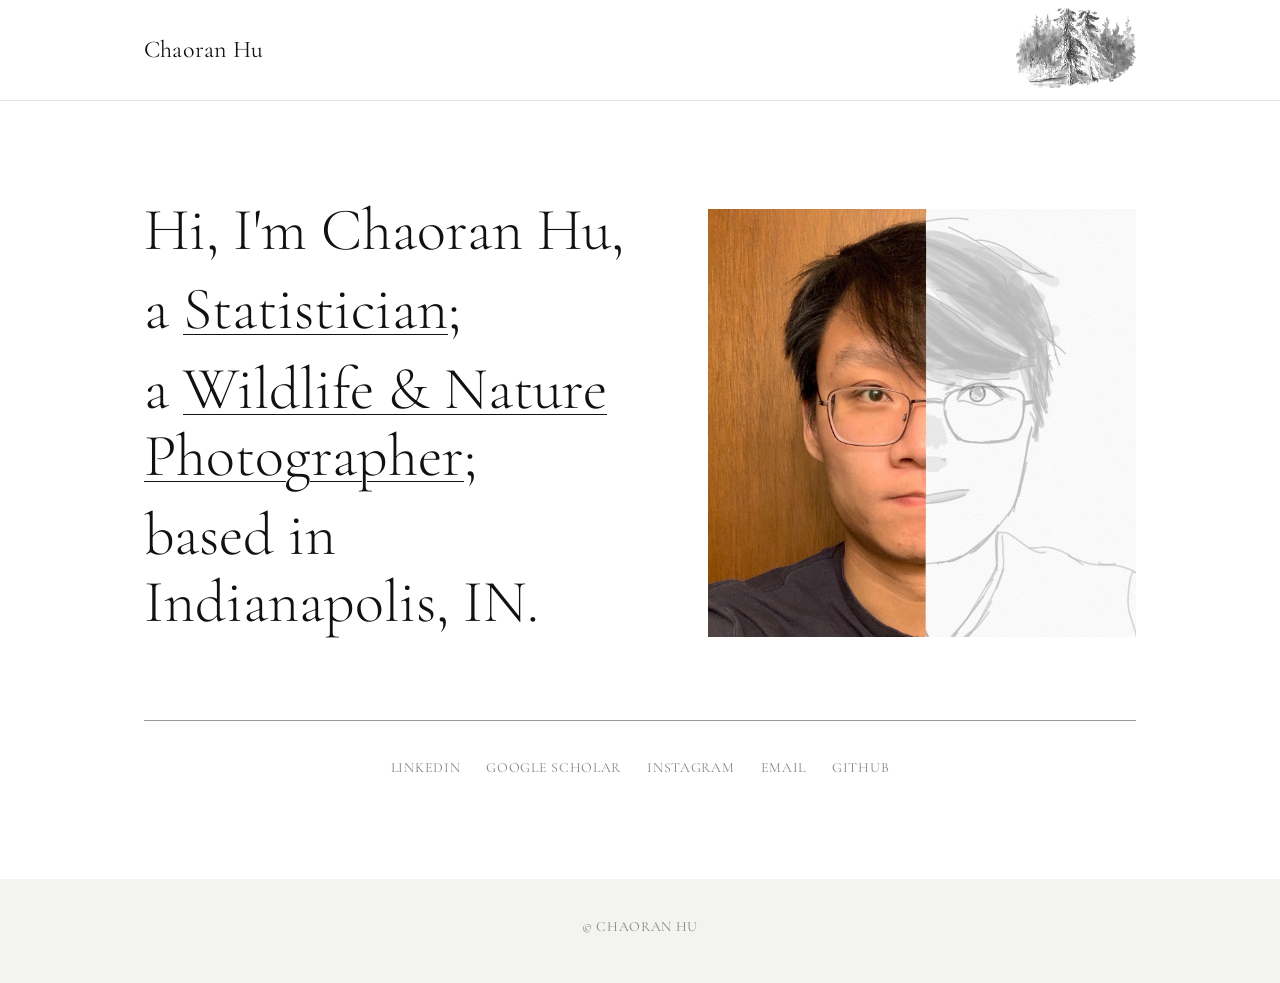
<file: index.html>
<!DOCTYPE html>
<html lang="en">
<head>
  <meta charset="utf-8">
  <meta name="viewport" content="width=device-width, initial-scale=1">
  <title>Chaoran Hu</title>
  <meta property="og:title" content="Chaoran Hu">
  <meta property="og:type" content="website">
  <link rel="icon" href="favicon.ico?v=2" sizes="any">
  <link rel="icon" href="assets/img/icons/favicon.svg?v=2" type="image/svg+xml">
  <link rel="icon" href="assets/img/icons/favicon-32.png?v=2" sizes="32x32" type="image/png">
  <link rel="apple-touch-icon" href="assets/img/icons/apple-touch-icon.png?v=2">
  <link rel="preconnect" href="https://fonts.googleapis.com">
  <link rel="preconnect" href="https://fonts.gstatic.com" crossorigin>
  <link href="https://fonts.googleapis.com/css2?family=Cormorant+Garamond:ital,wght@0,300;0,400;0,500;0,600;1,300;1,400&display=swap" rel="stylesheet">
  <link rel="stylesheet" href="assets/css/style.css?v=28">
</head>
<body>
  <header class="site-header">
    <div class="inner">
      <a class="site-title" href="">Chaoran Hu</a>
      <a class="logo-pines" href="" aria-hidden="true" tabindex="-1"></a>
    </div>
  </header>
  <main class="home">
    <div class="intro">
      <h1>Hi, I'm Chaoran Hu,</h1>
      <h1>a <a href="statistician/">Statistician</a>;</h1>
      <h1>a <a href="photographer/">Wildlife &amp; Nature Photographer</a>;</h1>
      <h1>based in Indianapolis, IN.</h1>
    </div>
    <div class="portrait">
      <img src="assets/img/portrait.jpg" alt="Portrait of Chaoran Hu, half photo and half pencil sketch" width="1280" height="1280">
    </div>
    <ul class="social">
      <li><a href="https://www.linkedin.com/in/chaoranhu/">LinkedIn</a></li>
      <li><a href="https://scholar.google.com/citations?user=UGHvVwIAAAAJ&amp;hl=en">Google Scholar</a></li>
      <li><a href="https://www.instagram.com/chaoran_hu/">Instagram</a></li>
      <li><a href="mailto:huchaoran.stat@gmail.com">Email</a></li>
      <li><a href="https://github.com/ChaoranHu">GitHub</a></li>
    </ul>
  </main>
  <footer class="site-footer">&copy; Chaoran Hu</footer>
  <script src="assets/js/visitors.js?v=9"></script>
</body>
</html>
</file>
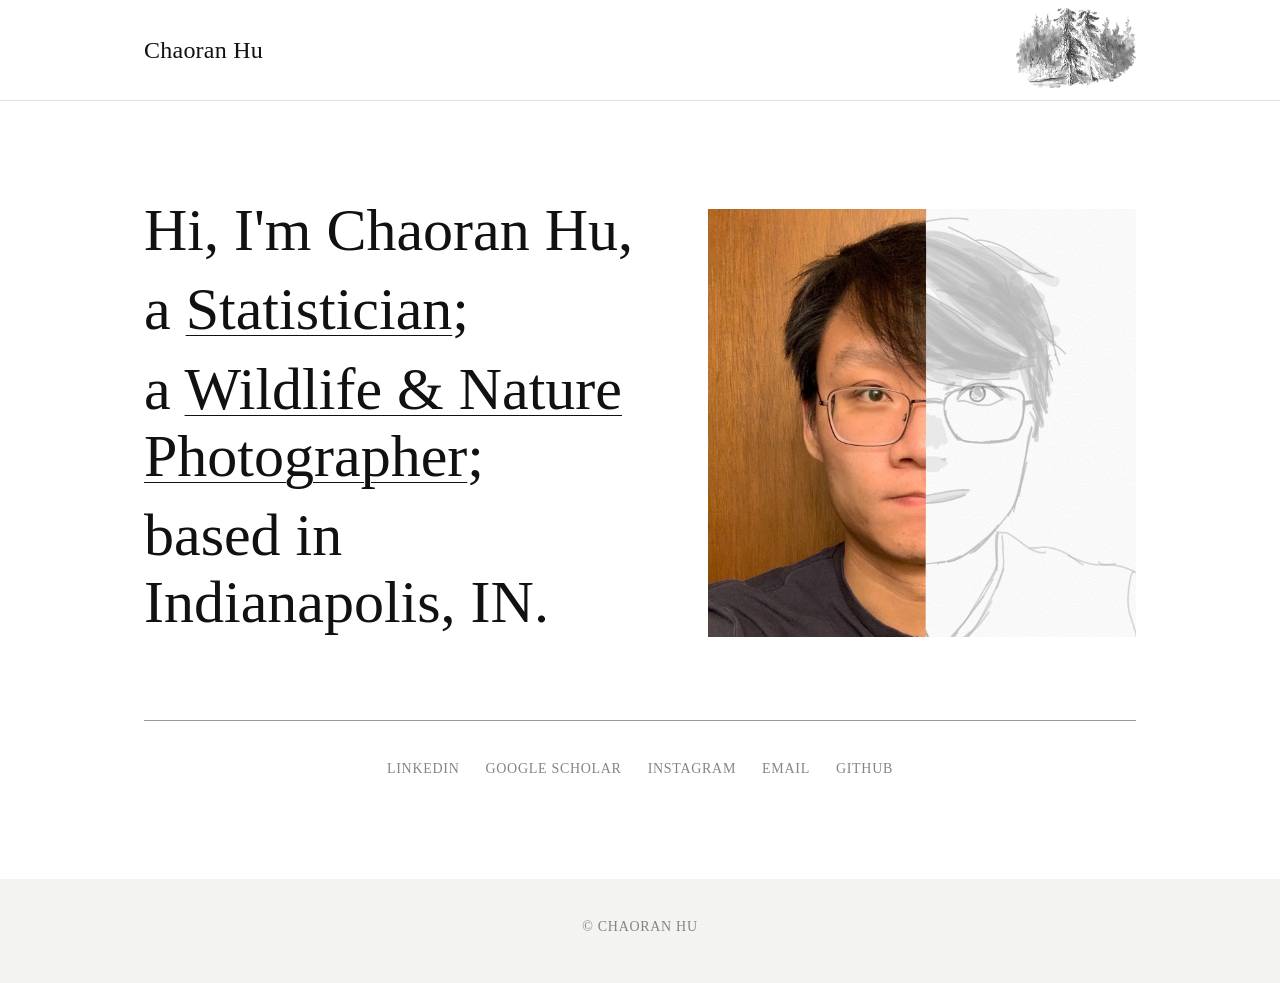
<file: home/index.html>
<!DOCTYPE html>
<html lang="en">
<head>
  <meta charset="utf-8">
  <title>Chaoran Hu</title>
  <link rel="canonical" href="../">
  <meta http-equiv="refresh" content="0; url=../">
  <link rel="icon" href="../favicon.ico?v=2" sizes="any">
  <link rel="icon" href="../assets/img/icons/favicon.svg?v=2" type="image/svg+xml">
  <link rel="icon" href="../assets/img/icons/favicon-32.png?v=2" sizes="32x32" type="image/png">
  <link rel="apple-touch-icon" href="../assets/img/icons/apple-touch-icon.png?v=2">
</head>
<body><p>Moved to <a href="../">the home page</a>.</p></body>
</html>
</file>
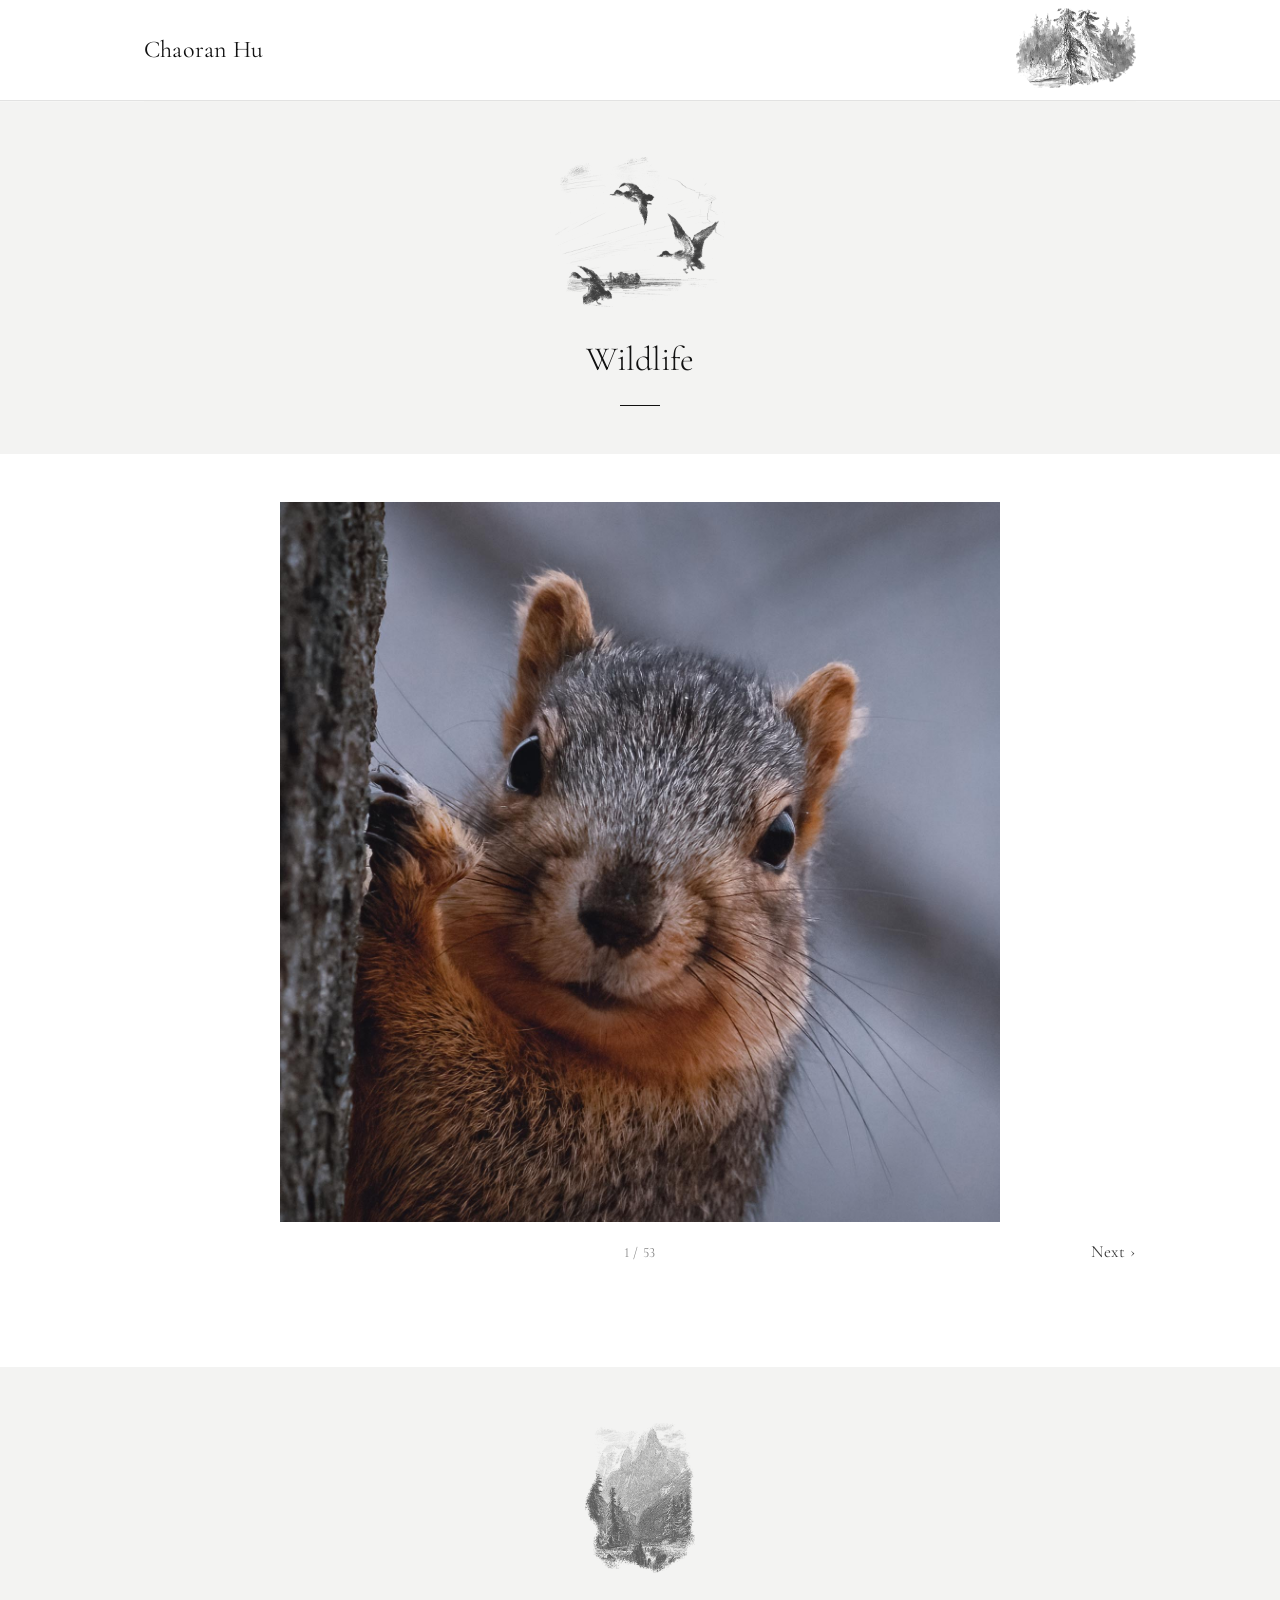
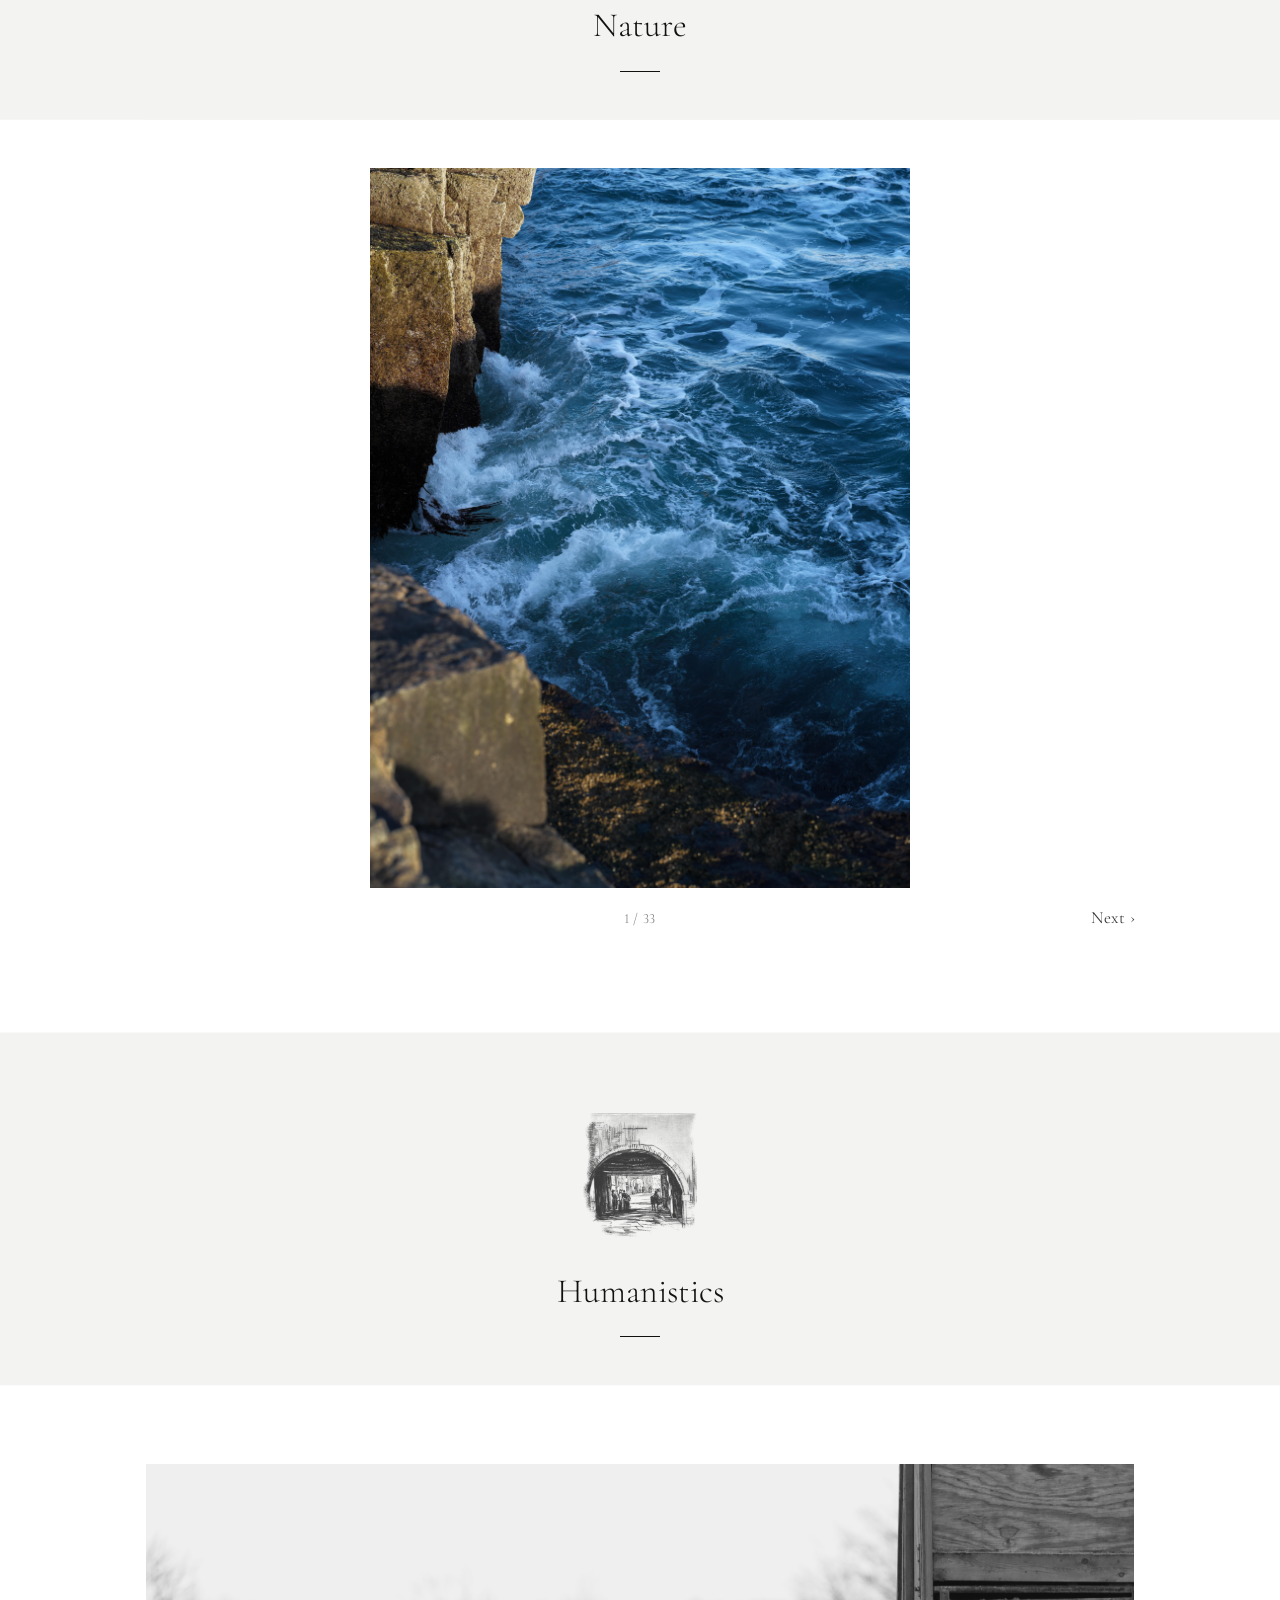
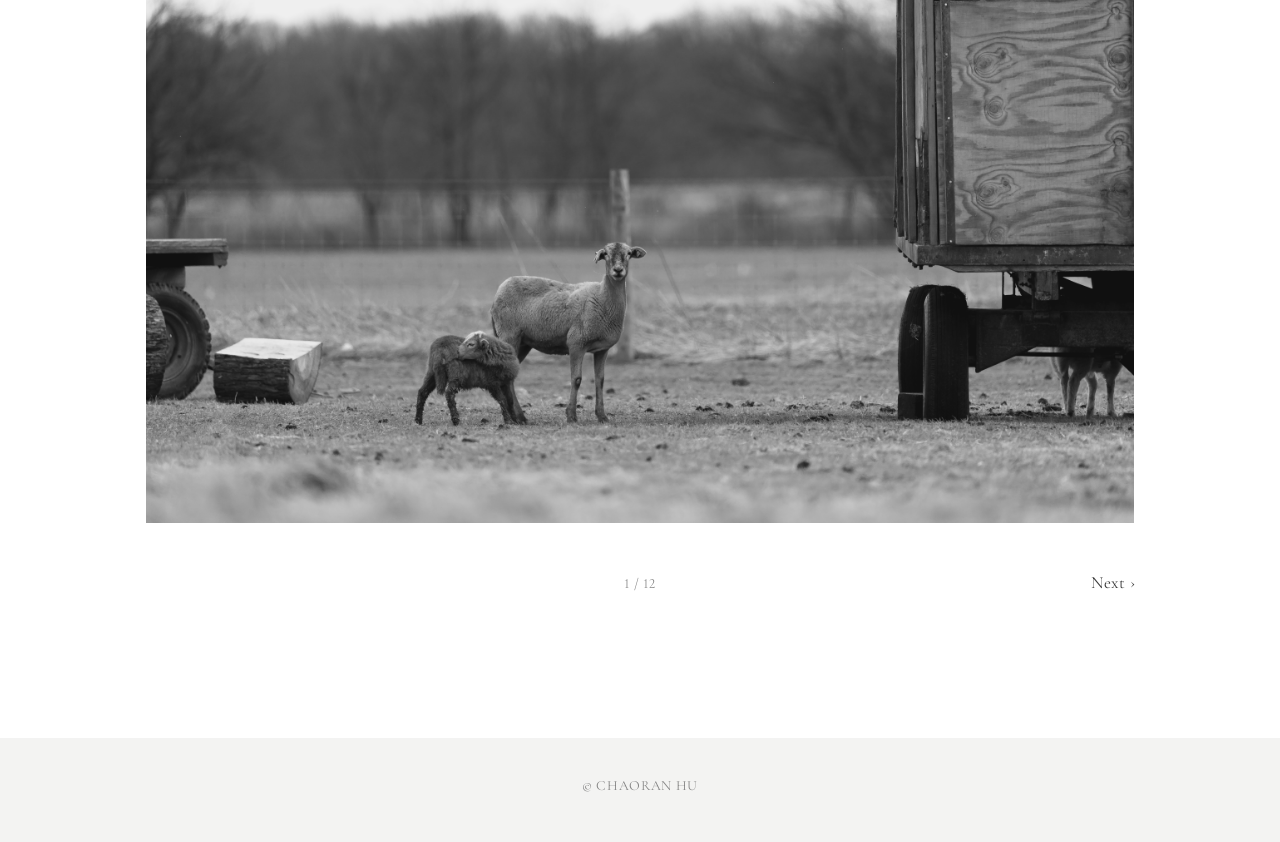
<file: photographer/index.html>
<!DOCTYPE html>
<html lang="en">
<head>
  <meta charset="utf-8">
  <meta name="viewport" content="width=device-width, initial-scale=1">
  <title>Chaoran Hu - Photographer</title>
  <meta property="og:title" content="Chaoran Hu">
  <meta property="og:type" content="website">
  <link rel="icon" href="../favicon.ico?v=2" sizes="any">
  <link rel="icon" href="../assets/img/icons/favicon.svg?v=2" type="image/svg+xml">
  <link rel="icon" href="../assets/img/icons/favicon-32.png?v=2" sizes="32x32" type="image/png">
  <link rel="apple-touch-icon" href="../assets/img/icons/apple-touch-icon.png?v=2">
  <link rel="preconnect" href="https://fonts.googleapis.com">
  <link rel="preconnect" href="https://fonts.gstatic.com" crossorigin>
  <link href="https://fonts.googleapis.com/css2?family=Cormorant+Garamond:ital,wght@0,300;0,400;0,500;0,600;1,300;1,400&display=swap" rel="stylesheet">
  <link rel="stylesheet" href="../assets/css/style.css?v=28">
</head>
<body>
  <header class="site-header">
    <div class="inner">
      <a class="site-title" href="../">Chaoran Hu</a>
      <a class="logo-pines" href="../" aria-hidden="true" tabindex="-1"></a>
    </div>
  </header>
  <main class="page wide">
    <div class="section-head">
      <span class="ornament ornament-birds" aria-hidden="true"></span>
      <h2>Wildlife</h2>
    </div>
    <div class="carousel" aria-label="Wildlife photos">
      <div class="track" tabindex="0">
        <figure><img src="../assets/img/wildlife/41.jpg" alt="Fox squirrel peeking around a tree" loading="lazy"></figure>
        <figure><img src="../assets/img/wildlife/01.jpg" alt="Canada geese standing on a branch in blue water" loading="lazy"></figure>
        <figure><img src="../assets/img/wildlife/02.jpg" alt="Bees flying in the dark" loading="lazy"></figure>
        <figure><img src="../assets/img/wildlife/03.jpg" alt="Elk herd in golden morning light" loading="lazy"></figure>
        <figure><img src="../assets/img/wildlife/04.jpg" alt="Elk herd grazing under a beam of light" loading="lazy"></figure>
        <figure><img src="../assets/img/wildlife/05.jpg" alt="Squirrel peeking from a tree hollow" loading="lazy"></figure>
        <figure><img src="../assets/img/wildlife/06.jpg" alt="Red tailed hawk in profile" loading="lazy"></figure>
        <figure><img src="../assets/img/wildlife/07.jpg" alt="Cottontail rabbit sitting in green grass" loading="lazy"></figure>
        <figure><img src="../assets/img/wildlife/08.jpg" alt="Pronghorn close up, black and white" loading="lazy"></figure>
        <figure><img src="../assets/img/wildlife/09.jpg" alt="Bison resting with eyes closed" loading="lazy"></figure>
        <figure><img src="../assets/img/wildlife/10.jpg" alt="Pronghorn buck on a sagebrush slope" loading="lazy"></figure>
        <figure><img src="../assets/img/wildlife/11.jpg" alt="Squirrel on a mossy stump in the forest" loading="lazy"></figure>
        <figure><img src="../assets/img/wildlife/12.jpg" alt="Rabbit hidden behind soft reeds" loading="lazy"></figure>
        <figure><img src="../assets/img/wildlife/13.jpg" alt="Chipmunk among snowy logs" loading="lazy"></figure>
        <figure><img src="../assets/img/wildlife/14.jpg" alt="Rabbit with her young among green leaves" loading="lazy"></figure>
        <figure><img src="../assets/img/wildlife/15.jpg" alt="Sea lions sleeping in a pile" loading="lazy"></figure>
        <figure><img src="../assets/img/wildlife/16.jpg" alt="Sanderling walking on wet sand, black and white" loading="lazy"></figure>
        <figure><img src="../assets/img/wildlife/17.jpg" alt="Bison covered in falling snow" loading="lazy"></figure>
        <figure><img src="../assets/img/wildlife/18.jpg" alt="Bison herd far off on a snowy plain" loading="lazy"></figure>
        <figure><img src="../assets/img/wildlife/19.jpg" alt="Two prairie dogs touching noses in the snow" loading="lazy"></figure>
        <figure><img src="../assets/img/wildlife/20.jpg" alt="Bison walking across a grassland" loading="lazy"></figure>
        <figure><img src="../assets/img/wildlife/21.jpg" alt="Bighorn ram in profile" loading="lazy"></figure>
        <figure><img src="../assets/img/wildlife/22.jpg" alt="Pronghorn close up in profile" loading="lazy"></figure>
        <figure><img src="../assets/img/wildlife/23.jpg" alt="Canada geese taking off from icy water" loading="lazy"></figure>
        <figure><img src="../assets/img/wildlife/24.jpg" alt="Otter swimming in golden water" loading="lazy"></figure>
        <figure><img src="../assets/img/wildlife/25.jpg" alt="Opossum among snowy branches" loading="lazy"></figure>
        <figure><img src="../assets/img/wildlife/26.jpg" alt="Canada geese resting in a marsh" loading="lazy"></figure>
        <figure><img src="../assets/img/wildlife/27.jpg" alt="Beaver swimming through calm water" loading="lazy"></figure>
        <figure><img src="../assets/img/wildlife/28.jpg" alt="Bald eagle flying low over a field" loading="lazy"></figure>
        <figure><img src="../assets/img/wildlife/29.jpg" alt="Bobcat lying in tall grass" loading="lazy"></figure>
        <figure><img src="../assets/img/wildlife/30.jpg" alt="American white pelicans on dark water" loading="lazy"></figure>
        <figure><img src="../assets/img/wildlife/31.jpg" alt="Osprey in flight, black and white" loading="lazy"></figure>
        <figure><img src="../assets/img/wildlife/32.jpg" alt="Two young deer nuzzling" loading="lazy"></figure>
        <figure><img src="../assets/img/wildlife/33.jpg" alt="Cottontail rabbit chewing grass" loading="lazy"></figure>
        <figure><img src="../assets/img/wildlife/34.jpg" alt="Canada goose with goslings" loading="lazy"></figure>
        <figure><img src="../assets/img/wildlife/35.jpg" alt="Mallard with ducklings on the grass" loading="lazy"></figure>
        <figure><img src="../assets/img/wildlife/36.jpg" alt="Cottontail rabbit among dry grasses" loading="lazy"></figure>
        <figure><img src="../assets/img/wildlife/37.jpg" alt="Groundhog peering from its burrow" loading="lazy"></figure>
        <figure><img src="../assets/img/wildlife/38.jpg" alt="Three cormorants on a post at dusk" loading="lazy"></figure>
        <figure><img src="../assets/img/wildlife/39.jpg" alt="Black bear close up" loading="lazy"></figure>
        <figure><img src="../assets/img/wildlife/40.jpg" alt="Deer with a fawn in a field" loading="lazy"></figure>
        <figure><img src="../assets/img/wildlife/42.jpg" alt="Barred owl on a branch" loading="lazy"></figure>
        <figure><img src="../assets/img/wildlife/43.jpg" alt="Pelican close up, black and white" loading="lazy"></figure>
        <figure><img src="../assets/img/wildlife/44.jpg" alt="Flamingo resting with its head tucked" loading="lazy"></figure>
        <figure><img src="../assets/img/wildlife/45.jpg" alt="Great horned owl staring" loading="lazy"></figure>
        <figure><img src="../assets/img/wildlife/46.jpg" alt="Beaver under the water" loading="lazy"></figure>
        <figure><img src="../assets/img/wildlife/47.jpg" alt="Beaver swimming at dusk" loading="lazy"></figure>
        <figure><img src="../assets/img/wildlife/48.jpg" alt="Robin feeding chicks in the nest" loading="lazy"></figure>
        <figure><img src="../assets/img/wildlife/49.jpg" alt="Two swallows on a rock" loading="lazy"></figure>
        <figure><img src="../assets/img/wildlife/50.jpg" alt="Raccoon climbing a tree in autumn" loading="lazy"></figure>
        <figure><img src="../assets/img/wildlife/51.jpg" alt="Squirrel eating on a log" loading="lazy"></figure>
        <figure><img src="../assets/img/wildlife/52.jpg" alt="Otter on the ice, black and white" loading="lazy"></figure>
        <figure><img src="../assets/img/wildlife/53.jpg" alt="Otter resting on a snowy log" loading="lazy"></figure>
      </div>
    </div>

    <div class="section-head">
      <span class="ornament ornament-reeds" aria-hidden="true"></span>
      <h2>Nature</h2>
    </div>
    <div class="carousel" aria-label="Nature photos">
      <div class="track" tabindex="0">
        <figure><img src="../assets/img/nature/11.jpg" alt="Waves breaking against a rocky cliff" loading="lazy"></figure>
        <figure><img src="../assets/img/nature/01.jpg" alt="Pale evening sky over flat fields with a thin moon" loading="lazy"></figure>
        <figure><img src="../assets/img/nature/02.jpg" alt="Orange sunset clouds over a dark tree line" loading="lazy"></figure>
        <figure><img src="../assets/img/nature/03.jpg" alt="Snow on evergreen branches" loading="lazy"></figure>
        <figure><img src="../assets/img/nature/04.jpg" alt="Close up of green moss" loading="lazy"></figure>
        <figure><img src="../assets/img/nature/05.jpg" alt="Golden moss in low light" loading="lazy"></figure>
        <figure><img src="../assets/img/nature/06.jpg" alt="Tall green grass blown by the wind" loading="lazy"></figure>
        <figure><img src="../assets/img/nature/07.jpg" alt="White cloud against a deep blue sky" loading="lazy"></figure>
        <figure><img src="../assets/img/nature/08.jpg" alt="Billowing clouds lit by the setting sun" loading="lazy"></figure>
        <figure><img src="../assets/img/nature/09.jpg" alt="Bare trees in a snowy field in fog" loading="lazy"></figure>
        <figure><img src="../assets/img/nature/10.jpg" alt="Frost crystals close up" loading="lazy"></figure>
        <figure><img src="../assets/img/nature/12.jpg" alt="Rocky coastline and blue sea" loading="lazy"></figure>
        <figure><img src="../assets/img/nature/13.jpg" alt="Steam drifting over a hot spring and trees, black and white" loading="lazy"></figure>
        <figure><img src="../assets/img/nature/14.jpg" alt="Turquoise hot spring under rising steam" loading="lazy"></figure>
        <figure><img src="../assets/img/nature/15.jpg" alt="Rippled terraces of a hot spring" loading="lazy"></figure>
        <figure><img src="../assets/img/nature/16.jpg" alt="Morning mist over a meadow with pines" loading="lazy"></figure>
        <figure><img src="../assets/img/nature/17.jpg" alt="Yellow autumn leaves between dark trunks" loading="lazy"></figure>
        <figure><img src="../assets/img/nature/18.jpg" alt="Frosted forest of thin trees" loading="lazy"></figure>
        <figure><img src="../assets/img/nature/19.jpg" alt="Lily of the valley flowers" loading="lazy"></figure>
        <figure><img src="../assets/img/nature/20.jpg" alt="Grasses bending in the wind, black and white" loading="lazy"></figure>
        <figure><img src="../assets/img/nature/21.jpg" alt="Misty mountain above a dark pine forest" loading="lazy"></figure>
        <figure><img src="../assets/img/nature/22.jpg" alt="Snowy mountains, black and white" loading="lazy"></figure>
        <figure><img src="../assets/img/nature/23.jpg" alt="Dark sea under a grey sky with a tiny moon, black and white" loading="lazy"></figure>
        <figure><img src="../assets/img/nature/24.jpg" alt="Sunlight through dark leaves" loading="lazy"></figure>
        <figure><img src="../assets/img/nature/25.jpg" alt="Autumn forest with yellow leaves" loading="lazy"></figure>
        <figure><img src="../assets/img/nature/26.jpg" alt="Waves on a beach at sunset" loading="lazy"></figure>
        <figure><img src="../assets/img/nature/27.jpg" alt="Sunset clouds over a factory skyline" loading="lazy"></figure>
        <figure><img src="../assets/img/nature/28.jpg" alt="Trees silhouetted against an orange sky" loading="lazy"></figure>
        <figure><img src="../assets/img/nature/29.jpg" alt="Milkweed flowers close up" loading="lazy"></figure>
        <figure><img src="../assets/img/nature/30.jpg" alt="Milkweed pods opening" loading="lazy"></figure>
        <figure><img src="../assets/img/nature/31.jpg" alt="Wild flowers in low evening light" loading="lazy"></figure>
        <figure><img src="../assets/img/nature/32.jpg" alt="A single seed head lit by the sun" loading="lazy"></figure>
        <figure><img src="../assets/img/nature/33.jpg" alt="Flock of birds against a dark forest" loading="lazy"></figure>
      </div>
    </div>

    <div class="section-head">
      <span class="ornament ornament-doorway" aria-hidden="true"></span>
      <h2>Humanistics</h2>
    </div>
    <div class="carousel" aria-label="Humanistics photos">
      <div class="track" tabindex="0">
        <figure><img src="../assets/img/humanistics/01.jpg" alt="Ewe and lamb beside a farm trailer, black and white" loading="lazy"></figure>
        <figure><img src="../assets/img/humanistics/02.jpg" alt="Old brick storefront and lamp post, black and white" loading="lazy"></figure>
        <figure><img src="../assets/img/humanistics/03.jpg" alt="Light across a brick pavement, black and white" loading="lazy"></figure>
        <figure><img src="../assets/img/humanistics/04.jpg" alt="Wildflowers in a field before a farmhouse, black and white" loading="lazy"></figure>
        <figure><img src="../assets/img/humanistics/05.jpg" alt="Rows of empty folding chairs, black and white" loading="lazy"></figure>
        <figure><img src="../assets/img/humanistics/06.jpg" alt="Ducks on a pond beside a stone bank, black and white" loading="lazy"></figure>
        <figure><img src="../assets/img/humanistics/07.jpg" alt="Trees in a quiet park, black and white" loading="lazy"></figure>
        <figure><img src="../assets/img/humanistics/08.jpg" alt="Wheat field moving in the wind, black and white" loading="lazy"></figure>
        <figure><img src="../assets/img/humanistics/09.jpg" alt="Curved tractor tracks in a field under clouds, black and white" loading="lazy"></figure>
        <figure><img src="../assets/img/humanistics/10.jpg" alt="Rows of red votive candles" loading="lazy"></figure>
        <figure><img src="../assets/img/humanistics/11.jpg" alt="Ivy covering a narrow building between brick walls" loading="lazy"></figure>
        <figure><img src="../assets/img/humanistics/12.jpg" alt="Small white building with an awning in a back lot" loading="lazy"></figure>
      </div>
    </div>
  </main>
  <footer class="site-footer">&copy; Chaoran Hu</footer>
  <script src="../assets/js/carousel.js?v=23"></script>
  <script src="../assets/js/visitors.js?v=9"></script>
</body>
</html>
</file>
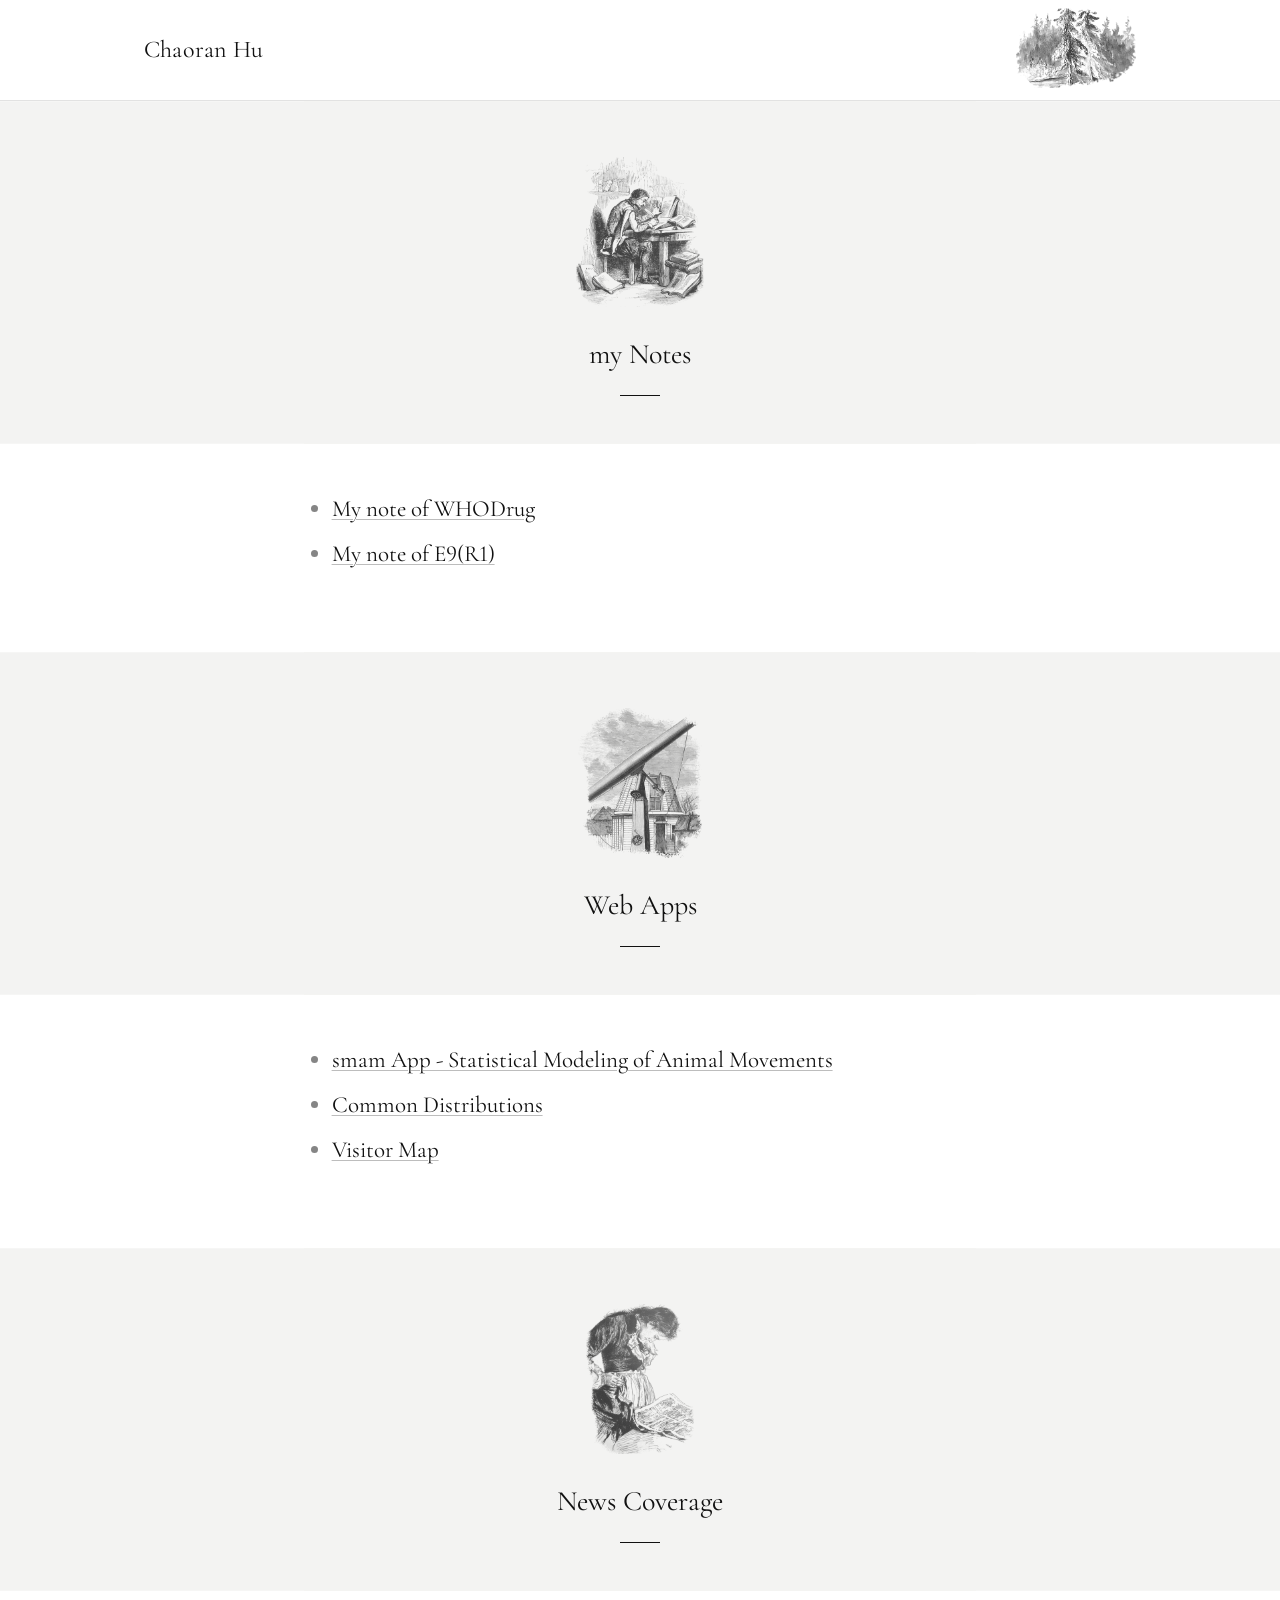
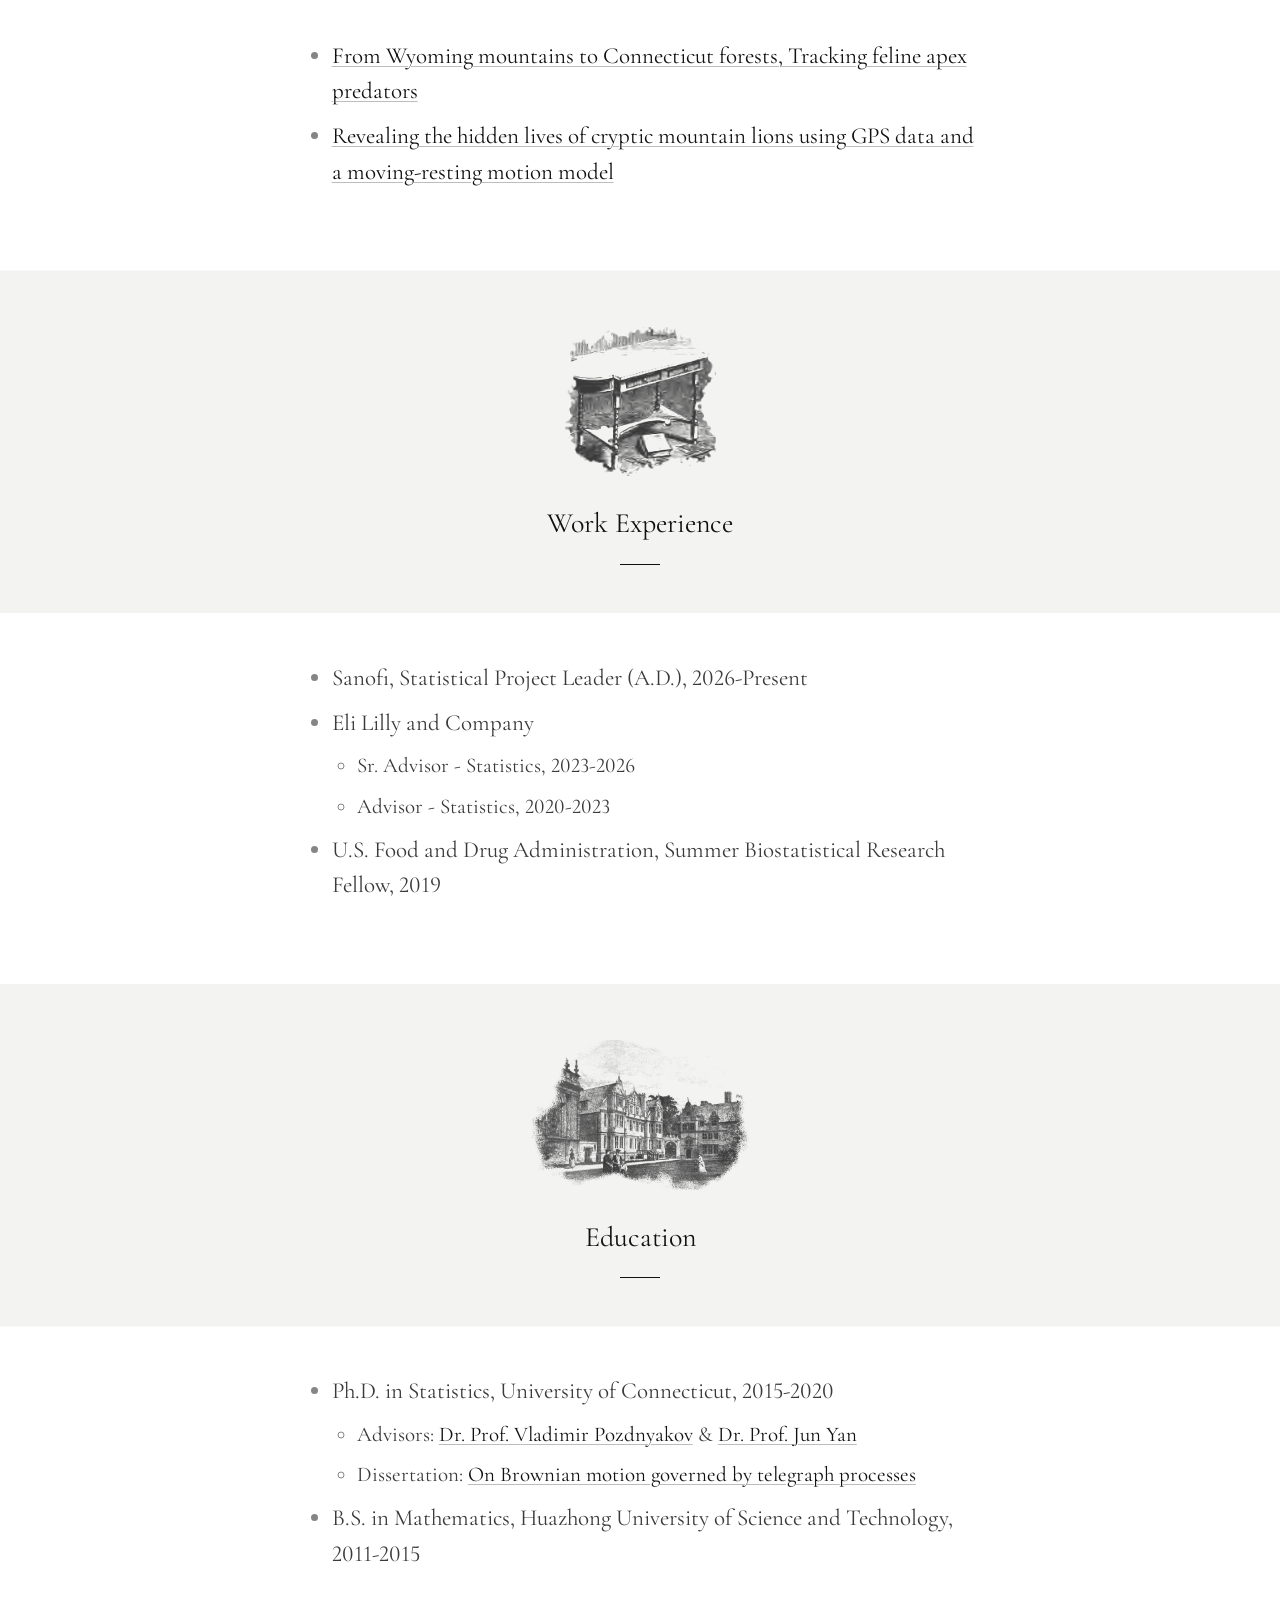
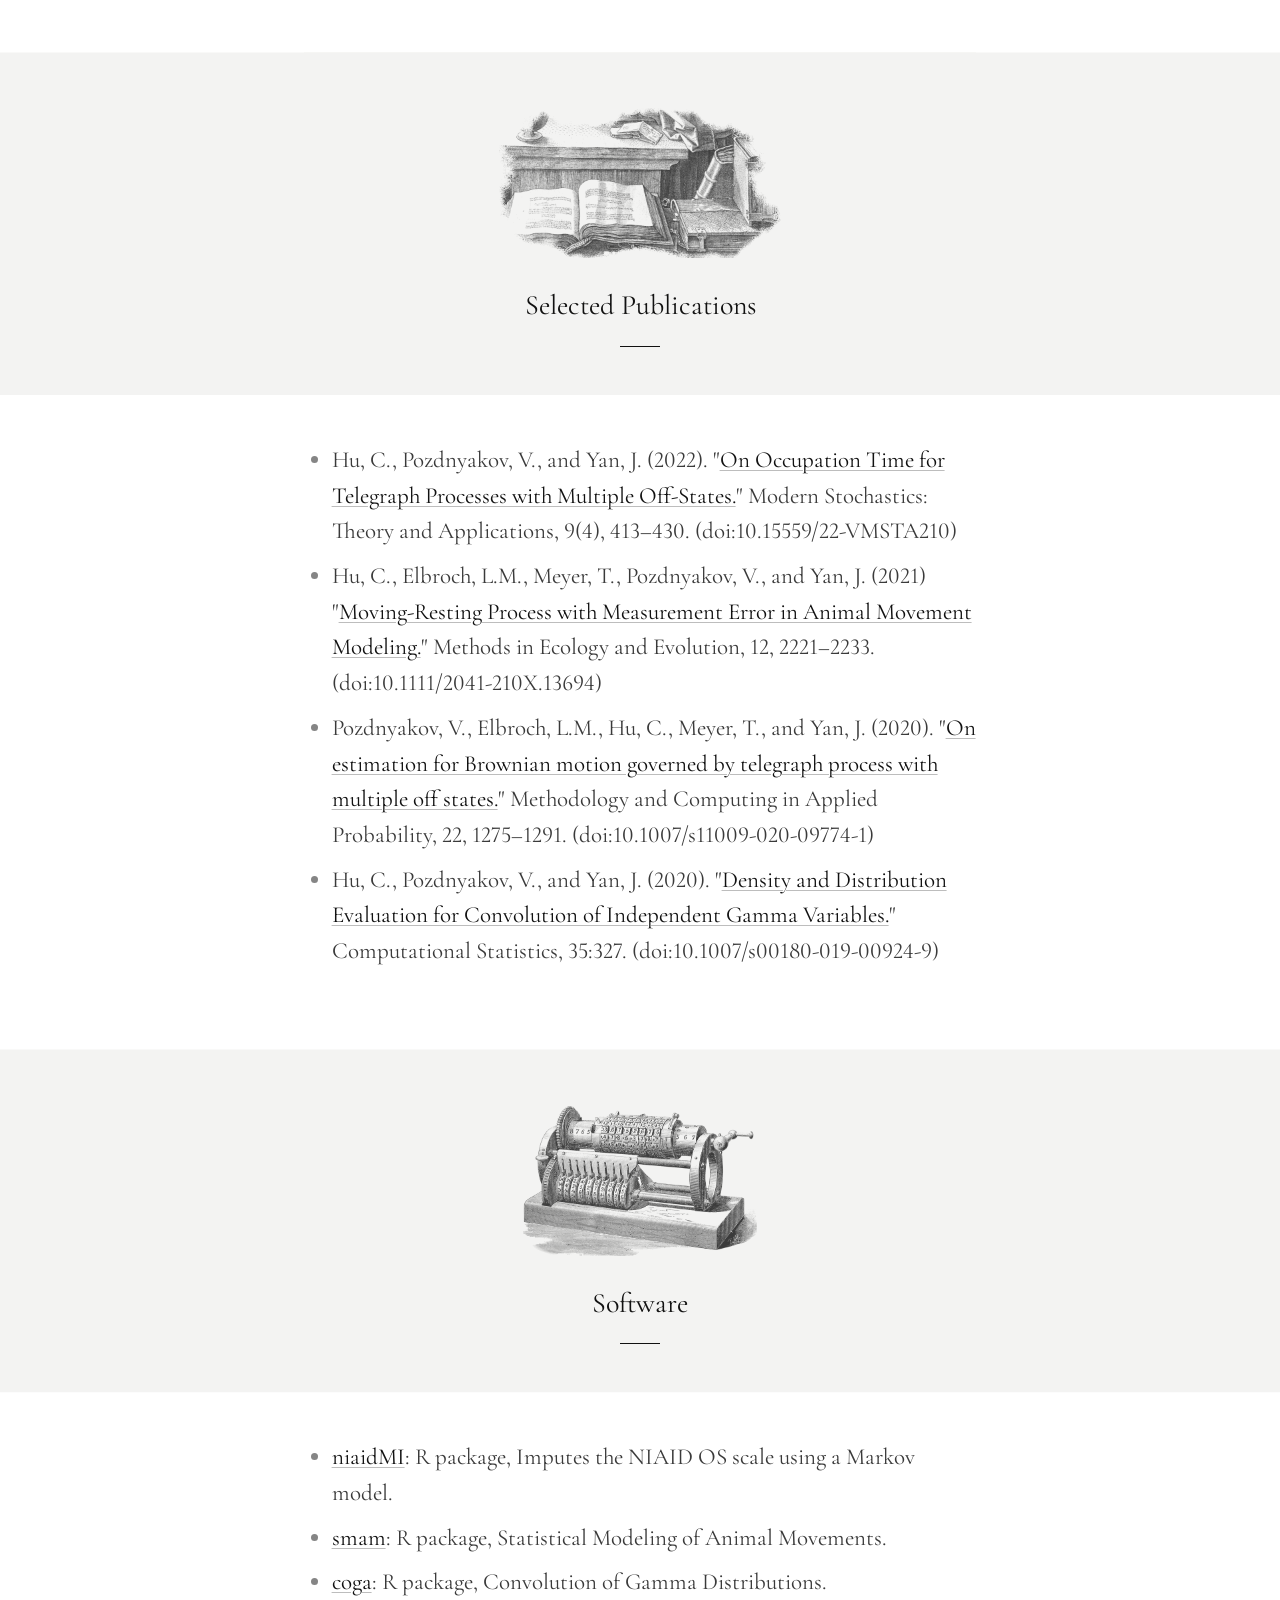
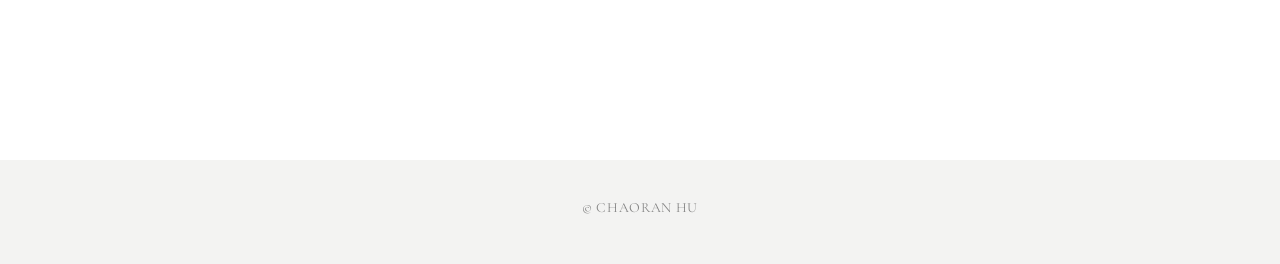
<file: statistician/index.html>
<!DOCTYPE html>
<html lang="en">
<head>
  <meta charset="utf-8">
  <meta name="viewport" content="width=device-width, initial-scale=1">
  <title>Chaoran Hu - Statistician</title>
  <meta property="og:title" content="Chaoran Hu">
  <meta property="og:type" content="website">
  <link rel="icon" href="../favicon.ico?v=2" sizes="any">
  <link rel="icon" href="../assets/img/icons/favicon.svg?v=2" type="image/svg+xml">
  <link rel="icon" href="../assets/img/icons/favicon-32.png?v=2" sizes="32x32" type="image/png">
  <link rel="apple-touch-icon" href="../assets/img/icons/apple-touch-icon.png?v=2">
  <link rel="preconnect" href="https://fonts.googleapis.com">
  <link rel="preconnect" href="https://fonts.gstatic.com" crossorigin>
  <link href="https://fonts.googleapis.com/css2?family=Cormorant+Garamond:ital,wght@0,300;0,400;0,500;0,600;1,300;1,400&display=swap" rel="stylesheet">
  <link rel="stylesheet" href="../assets/css/style.css?v=28">
</head>
<body>
  <header class="site-header">
    <div class="inner">
      <a class="site-title" href="../">Chaoran Hu</a>
      <a class="logo-pines" href="../" aria-hidden="true" tabindex="-1"></a>
    </div>
  </header>
  <main class="page cv">
    <div class="section-head">
      <span class="ornament ornament-notebook" aria-hidden="true"></span>
      <h2>my Notes</h2>
    </div>
    <ul>
      <li><a href="whodrug/">My note of WHODrug</a></li>
      <li><a href="e9r1_note/">My note of E9(R1)</a></li>
    </ul>

    <div class="section-head">
      <span class="ornament ornament-browser" aria-hidden="true"></span>
      <h2>Web Apps</h2>
    </div>
    <ul>
      <li><a href="https://huchaoran.shinyapps.io/smam_app/">smam App - Statistical Modeling of Animal Movements</a></li>
      <li><a href="https://huchaoran.shinyapps.io/pdf_plot/">Common Distributions</a></li>
      <li><a href="visitors/">Visitor Map</a></li>
    </ul>

    <div class="section-head">
      <span class="ornament ornament-newspaper" aria-hidden="true"></span>
      <h2>News Coverage</h2>
    </div>
    <ul>
      <li><a href="https://today.uconn.edu/2022/10/from-wyoming-mountains-to-connecticut-forests-tracking-feline-apex-predators/">From Wyoming mountains to Connecticut forests, Tracking feline apex predators</a></li>
      <li><a href="https://methodsblog.com/2022/01/21/revealing-the-hidden-lives-of-cryptic-mountain-lions-using-gps-data-and-a-moving-resting-motion-model/">Revealing the hidden lives of cryptic mountain lions using GPS data and a moving-resting motion model</a></li>
    </ul>

    <div class="section-head">
      <span class="ornament ornament-briefcase" aria-hidden="true"></span>
      <h2>Work Experience</h2>
    </div>
    <ul>
      <li>Sanofi, Statistical Project Leader (A.D.), 2026-Present</li>
      <li>Eli Lilly and Company
        <ul>
          <li>Sr. Advisor - Statistics, 2023-2026</li>
          <li>Advisor - Statistics, 2020-2023</li>
        </ul>
      </li>
      <li>U.S. Food and Drug Administration, Summer Biostatistical Research Fellow, 2019</li>
    </ul>

    <div class="section-head">
      <span class="ornament ornament-mortarboard" aria-hidden="true"></span>
      <h2>Education</h2>
    </div>
    <ul>
      <li>Ph.D. in Statistics, University of Connecticut, 2015-2020
        <ul>
          <li>Advisors: <a href="https://vladimir-pozdnyakov.github.io">Dr. Prof. Vladimir Pozdnyakov</a> &amp; <a href="http://merlot.stat.uconn.edu/~jyan/">Dr. Prof. Jun Yan</a></li>
          <li>Dissertation: <a href="https://opencommons.uconn.edu/cgi/viewcontent.cgi?article=8728&amp;context=dissertations">On Brownian motion governed by telegraph processes</a></li>
        </ul>
      </li>
      <li>B.S. in Mathematics, Huazhong University of Science and Technology, 2011-2015</li>
    </ul>

    <div class="section-head">
      <span class="ornament ornament-papers" aria-hidden="true"></span>
      <h2>Selected Publications</h2>
    </div>
    <ul>
      <li>Hu, C., Pozdnyakov, V., and Yan, J. (2022). "<a href="https://doi.org/10.15559/22-VMSTA210">On Occupation Time for Telegraph Processes with Multiple Off-States.</a>" Modern Stochastics: Theory and Applications, 9(4), 413&ndash;430. (doi:10.15559/22-VMSTA210)</li>
      <li>Hu, C., Elbroch, L.M., Meyer, T., Pozdnyakov, V., and Yan, J. (2021) "<a href="https://doi.org/10.1111/2041-210X.13694">Moving-Resting Process with Measurement Error in Animal Movement Modeling.</a>" Methods in Ecology and Evolution, 12, 2221&ndash;2233. (doi:10.1111/2041-210X.13694)</li>
      <li>Pozdnyakov, V., Elbroch, L.M., Hu, C., Meyer, T., and Yan, J. (2020). "<a href="https://doi.org/10.1007/s11009-020-09774-1">On estimation for Brownian motion governed by telegraph process with multiple off states.</a>" Methodology and Computing in Applied Probability, 22, 1275&ndash;1291. (doi:10.1007/s11009-020-09774-1)</li>
      <li>Hu, C., Pozdnyakov, V., and Yan, J. (2020). "<a href="https://doi.org/10.1007/s00180-019-00924-9">Density and Distribution Evaluation for Convolution of Independent Gamma Variables.</a>" Computational Statistics, 35:327. (doi:10.1007/s00180-019-00924-9)</li>
    </ul>

    <div class="section-head">
      <span class="ornament ornament-hexagon" aria-hidden="true"></span>
      <h2>Software</h2>
    </div>
    <ul>
      <li><a href="https://cran.r-project.org/package=niaidMI">niaidMI</a>: R package, Imputes the NIAID OS scale using a Markov model.</li>
      <li><a href="https://cran.r-project.org/package=smam">smam</a>: R package, Statistical Modeling of Animal Movements.</li>
      <li><a href="https://cran.r-project.org/package=coga">coga</a>: R package, Convolution of Gamma Distributions.</li>
    </ul>
  </main>
  <footer class="site-footer">&copy; Chaoran Hu</footer>
  <script src="../assets/js/visitors.js?v=9"></script>
</body>
</html>
</file>
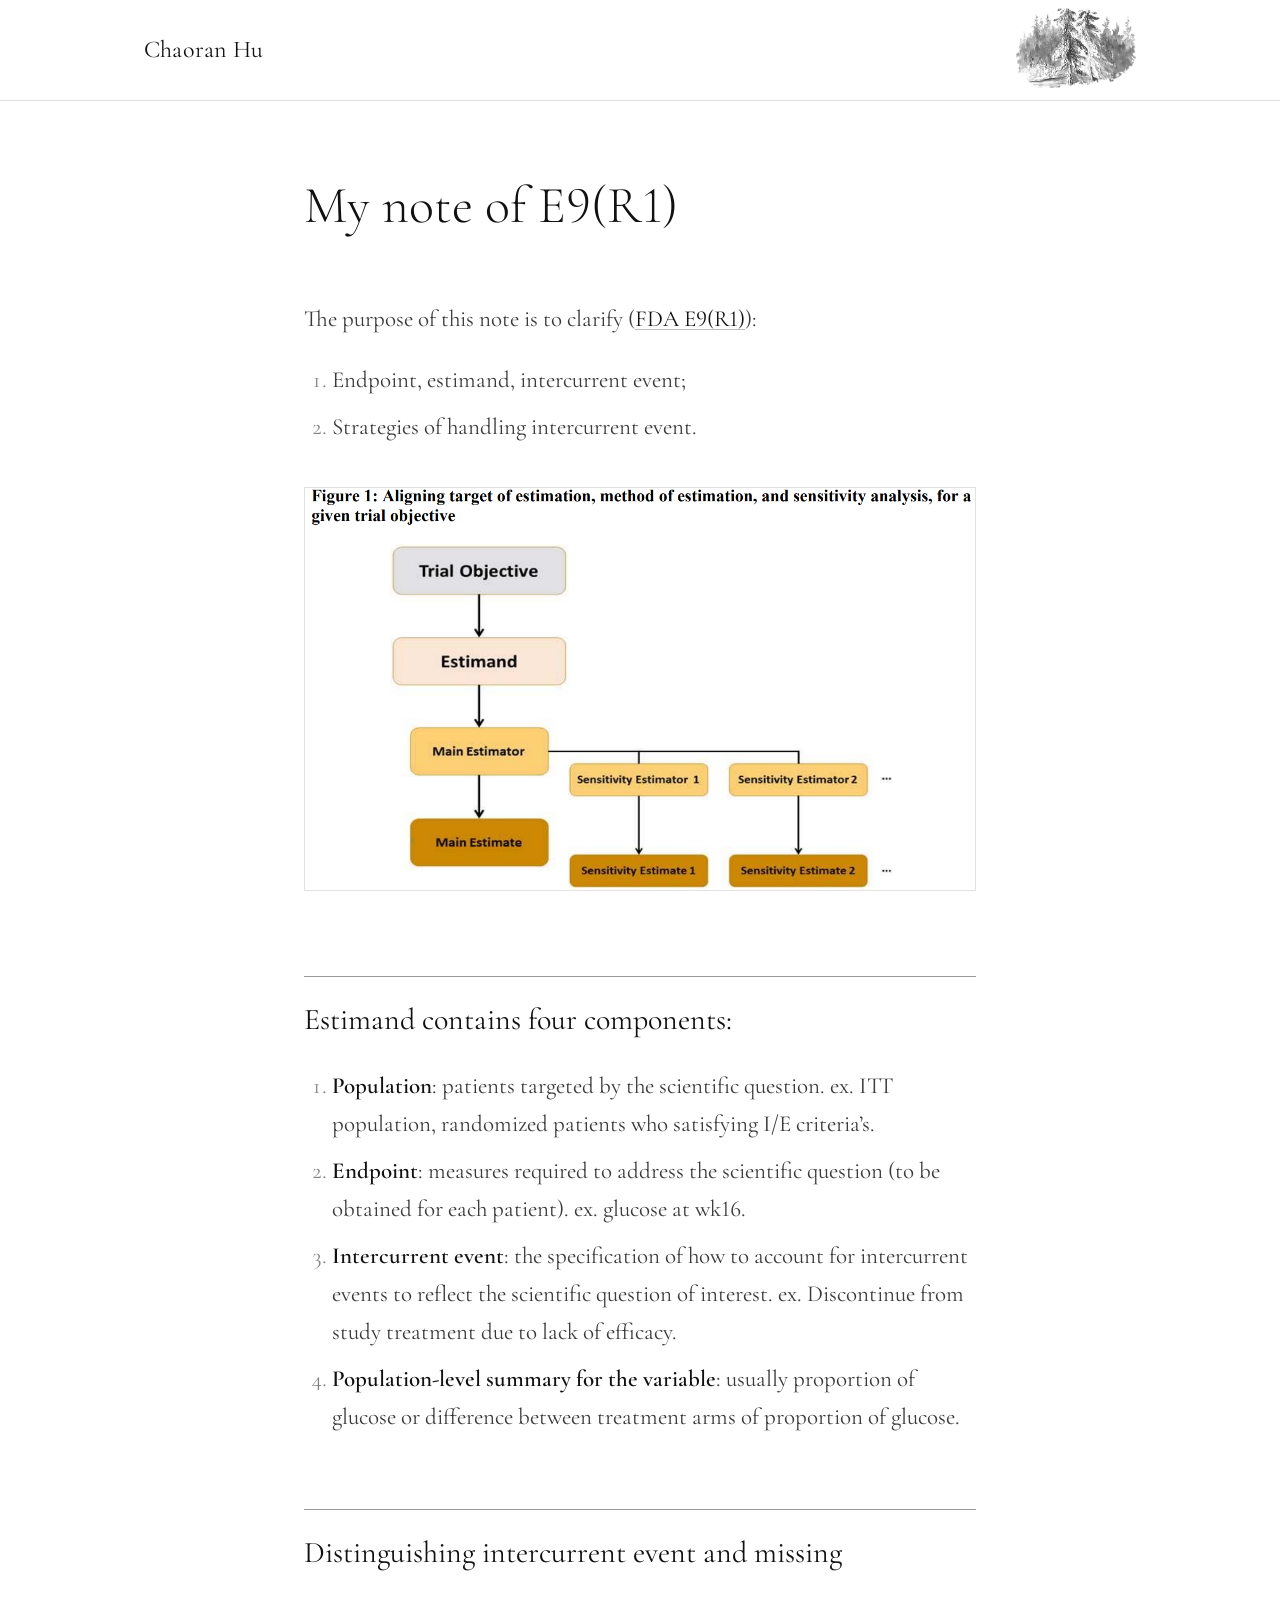
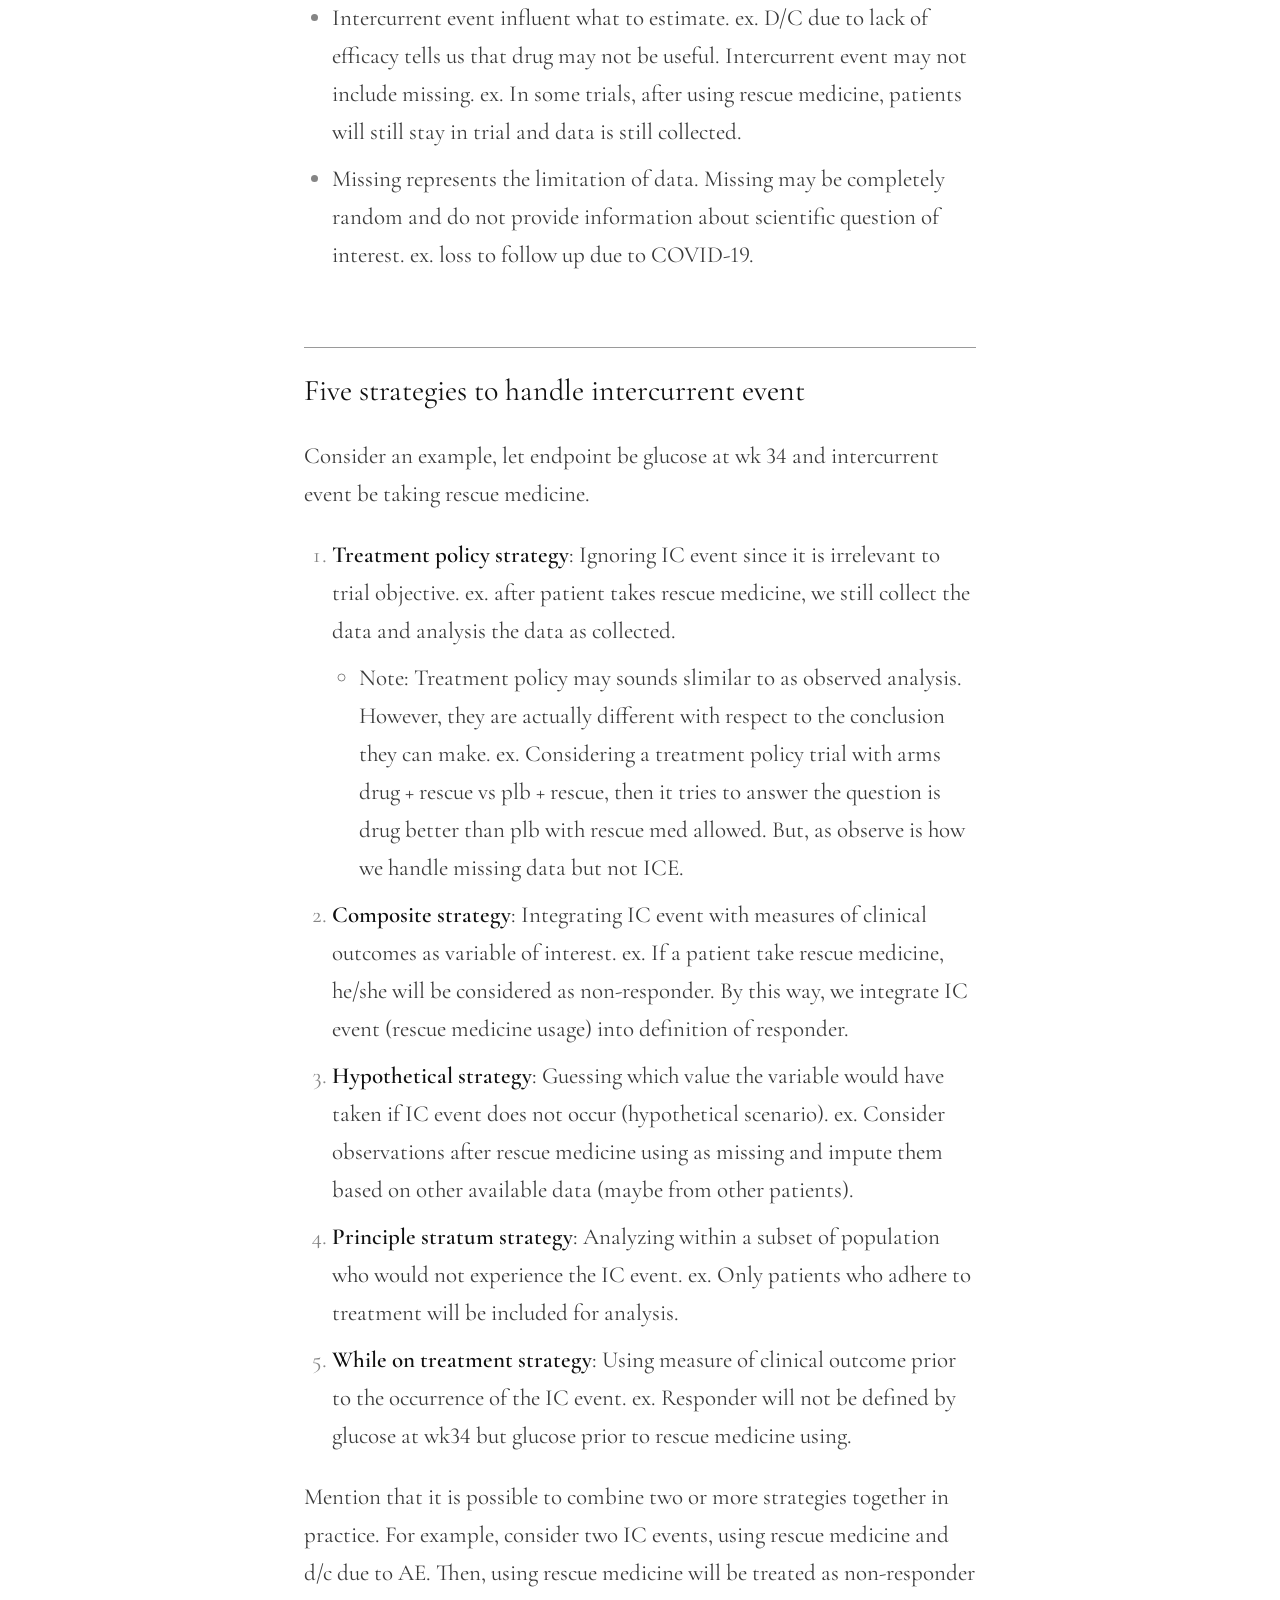
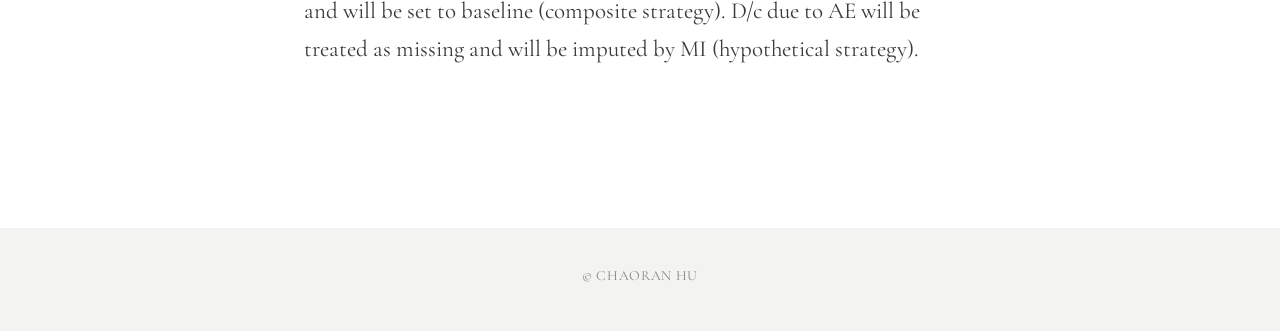
<file: statistician/e9r1_note/index.html>
<!DOCTYPE html>
<html lang="en">
<head>
  <meta charset="utf-8">
  <meta name="viewport" content="width=device-width, initial-scale=1">
  <title>Chaoran Hu - e9r1_note</title>
  <meta property="og:title" content="Chaoran Hu">
  <meta property="og:type" content="website">
  <link rel="icon" href="../../favicon.ico?v=2" sizes="any">
  <link rel="icon" href="../../assets/img/icons/favicon.svg?v=2" type="image/svg+xml">
  <link rel="icon" href="../../assets/img/icons/favicon-32.png?v=2" sizes="32x32" type="image/png">
  <link rel="apple-touch-icon" href="../../assets/img/icons/apple-touch-icon.png?v=2">
  <link rel="preconnect" href="https://fonts.googleapis.com">
  <link rel="preconnect" href="https://fonts.gstatic.com" crossorigin>
  <link href="https://fonts.googleapis.com/css2?family=Cormorant+Garamond:ital,wght@0,300;0,400;0,500;0,600;1,300;1,400&display=swap" rel="stylesheet">
  <link rel="stylesheet" href="../../assets/css/style.css?v=28">
</head>
<body>
  <header class="site-header">
    <div class="inner">
      <a class="site-title" href="../../">Chaoran Hu</a>
      <a class="logo-pines" href="../../" aria-hidden="true" tabindex="-1"></a>
    </div>
  </header>
  <main class="page note">
    <h1>My note of E9(R1)</h1>
    <p>The purpose of this note is to clarify (<a href="https://www.fda.gov/regulatory-information/search-fda-guidance-documents/e9r1-statistical-principles-clinical-trials-addendum-estimands-and-sensitivity-analysis-clinical">FDA E9(R1)</a>):</p>
    <ol>
      <li>Endpoint, estimand, intercurrent event;</li>
      <li>Strategies of handling intercurrent event.</li>
    </ol>
    <figure class="note-figure">
      <img src="../../assets/img/notes/e9r1-1.jpg" alt="Figure 1: Aligning target of estimation, method of estimation, and sensitivity analysis, for a given trial objective">
    </figure>

    <h2>Estimand contains four components:</h2>
    <ol>
      <li><strong>Population</strong>: patients targeted by the scientific question. ex. ITT population, randomized patients who satisfying I/E criteria’s.</li>
      <li><strong>Endpoint</strong>: measures required to address the scientific question (to be obtained for each patient). ex. glucose at wk16.</li>
      <li><strong>Intercurrent event</strong>: the specification of how to account for intercurrent events to reflect the scientific question of interest. ex. Discontinue from study treatment due to lack of efficacy.</li>
      <li><strong>Population-level summary for the variable</strong>: usually proportion of glucose or difference between treatment arms of proportion of glucose.</li>
    </ol>

    <h2>Distinguishing intercurrent event and missing</h2>
    <ul>
      <li>Intercurrent event influent what to estimate. ex. D/C due to lack of efficacy tells us that drug may not be useful. Intercurrent event may not include missing. ex. In some trials, after using rescue medicine, patients will still stay in trial and data is still collected.</li>
      <li>Missing represents the limitation of data. Missing may be completely random and do not provide information about scientific question of interest. ex. loss to follow up due to COVID-19.</li>
    </ul>

    <h2>Five strategies to handle intercurrent event</h2>
    <p>Consider an example, let endpoint be glucose at wk 34 and intercurrent event be taking rescue medicine.</p>
    <ol>
      <li><strong>Treatment policy strategy</strong>: Ignoring IC event since it is irrelevant to trial objective. ex. after patient takes rescue medicine, we still collect the data and analysis the data as collected.
        <ul>
          <li>Note: Treatment policy may sounds slimilar to as observed analysis. However, they are actually different with respect to the conclusion they can make. ex. Considering a treatment policy trial with arms drug + rescue vs plb + rescue, then it tries to answer the question is drug better than plb with rescue med allowed. But, as observe is how we handle missing data but not ICE.</li>
        </ul>
      </li>
      <li><strong>Composite strategy</strong>: Integrating IC event with measures of clinical outcomes as variable of interest. ex. If a patient take rescue medicine, he/she will be considered as non-responder. By this way, we integrate IC event (rescue medicine usage) into definition of responder.</li>
      <li><strong>Hypothetical strategy</strong>: Guessing which value the variable would have taken if IC event does not occur (hypothetical scenario). ex. Consider observations after rescue medicine using as missing and impute them based on other available data (maybe from other patients).</li>
      <li><strong>Principle stratum strategy</strong>: Analyzing within a subset of population who would not experience the IC event. ex. Only patients who adhere to treatment will be included for analysis.</li>
      <li><strong>While on treatment strategy</strong>: Using measure of clinical outcome prior to the occurrence of the IC event. ex. Responder will not be defined by glucose at wk34 but glucose prior to rescue medicine using.</li>
    </ol>
    <p>Mention that it is possible to combine two or more strategies together in practice. For example, consider two IC events, using rescue medicine and d/c due to AE. Then, using rescue medicine will be treated as non-responder and will be set to baseline (composite strategy). D/c due to AE will be treated as missing and will be imputed by MI (hypothetical strategy).</p>
  </main>
  <footer class="site-footer">&copy; Chaoran Hu</footer>
  <script src="../../assets/js/visitors.js?v=9"></script>
</body>
</html>
</file>
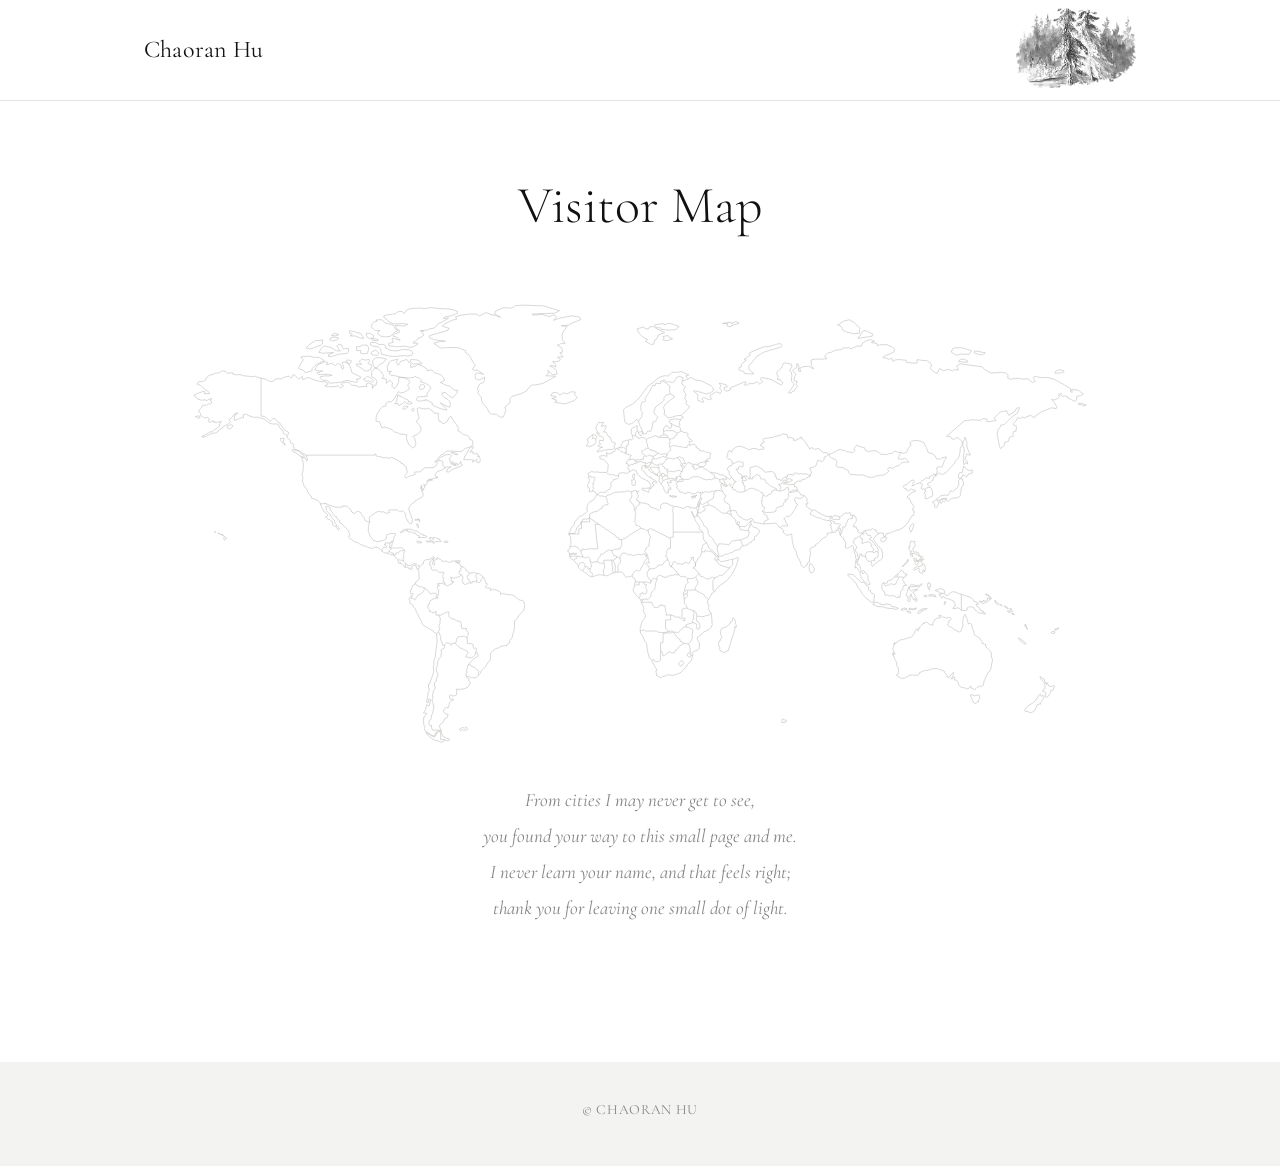
<file: statistician/visitors/index.html>
<!DOCTYPE html>
<html lang="en">
<head>
  <meta charset="utf-8">
  <meta name="viewport" content="width=device-width, initial-scale=1">
  <title>Chaoran Hu - Visitor Map</title>
  <meta property="og:title" content="Chaoran Hu">
  <meta property="og:type" content="website">
  <link rel="icon" href="../../favicon.ico?v=2" sizes="any">
  <link rel="icon" href="../../assets/img/icons/favicon.svg?v=2" type="image/svg+xml">
  <link rel="icon" href="../../assets/img/icons/favicon-32.png?v=2" sizes="32x32" type="image/png">
  <link rel="apple-touch-icon" href="../../assets/img/icons/apple-touch-icon.png?v=2">
  <link rel="preconnect" href="https://fonts.googleapis.com">
  <link rel="preconnect" href="https://fonts.gstatic.com" crossorigin>
  <link href="https://fonts.googleapis.com/css2?family=Cormorant+Garamond:ital,wght@0,300;0,400;0,500;0,600;1,300;1,400&display=swap" rel="stylesheet">
  <link rel="stylesheet" href="../../assets/css/style.css?v=28">
</head>
<body>
  <header class="site-header">
    <div class="inner">
      <a class="site-title" href="../../">Chaoran Hu</a>
      <a class="logo-pines" href="../../" aria-hidden="true" tabindex="-1"></a>
    </div>
  </header>
  <main class="page wide">
    <section class="visitors">
      <h1>Visitor Map</h1>
      <p class="count"></p>
      <svg viewBox="0 0 960 475" role="img" aria-label="World map with a dot for each city visitors came from">
        <image href="../../assets/img/world-miller.svg" width="960" height="475"/>
        <g></g>
      </svg>
      <p class="cities"></p>
      <p class="poem">From cities I may never get to see,<br>
        you found your way to this small page and me.<br>
        I never learn your name, and that feels right;<br>
        thank you for leaving one small dot of light.</p>
    </section>
  </main>
  <footer class="site-footer">&copy; Chaoran Hu</footer>
  <script src="../../assets/js/visitors.js?v=9"></script>
</body>
</html>
</file>
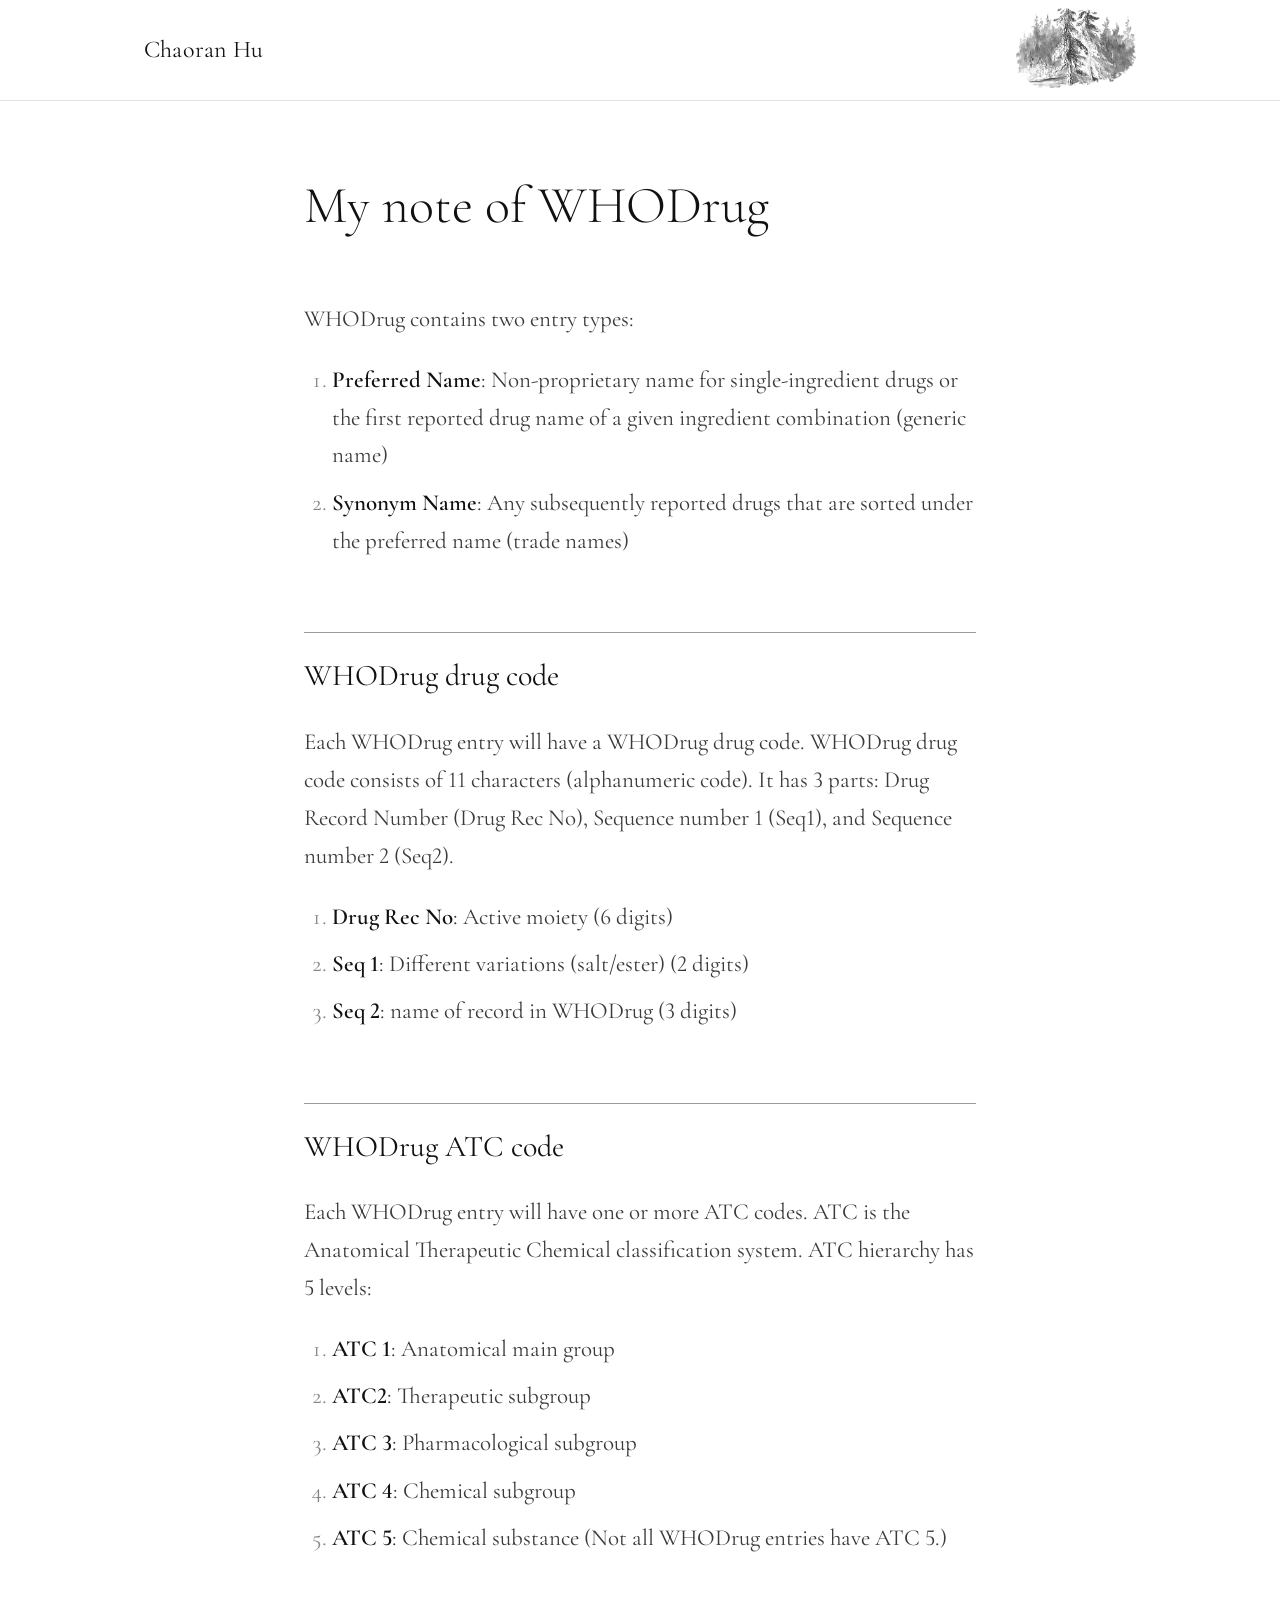
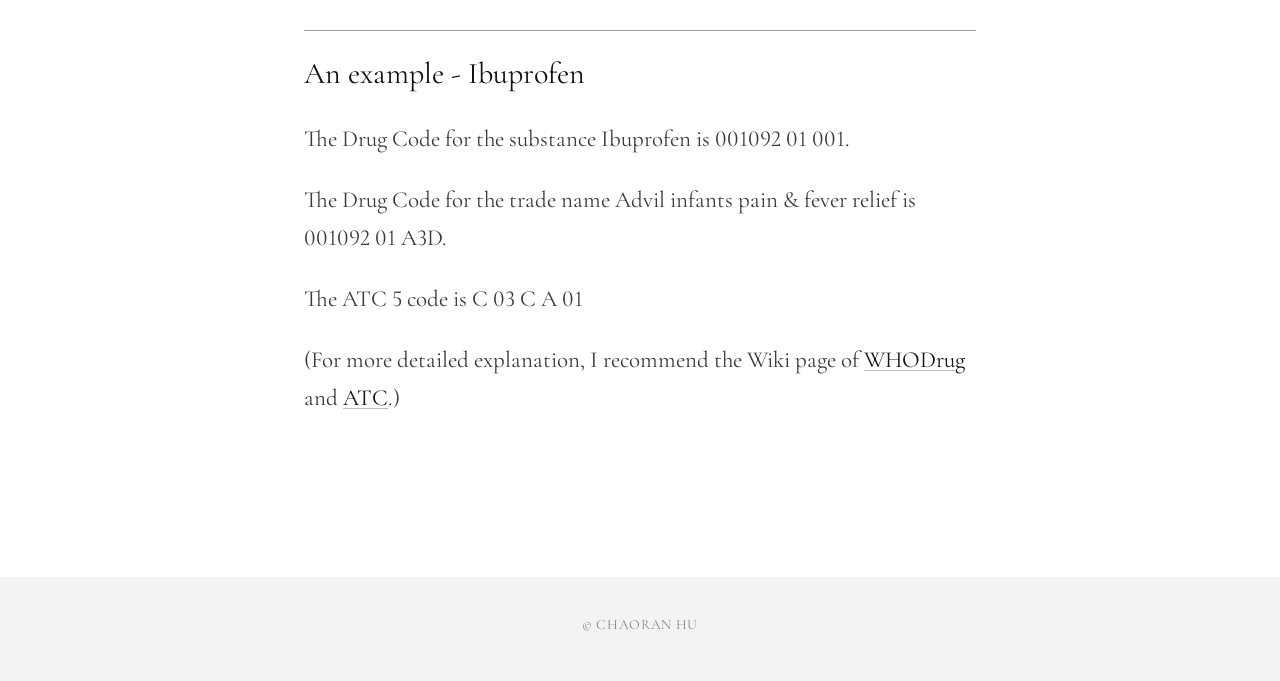
<file: statistician/whodrug/index.html>
<!DOCTYPE html>
<html lang="en">
<head>
  <meta charset="utf-8">
  <meta name="viewport" content="width=device-width, initial-scale=1">
  <title>Chaoran Hu - whodrug</title>
  <meta property="og:title" content="Chaoran Hu">
  <meta property="og:type" content="website">
  <link rel="icon" href="../../favicon.ico?v=2" sizes="any">
  <link rel="icon" href="../../assets/img/icons/favicon.svg?v=2" type="image/svg+xml">
  <link rel="icon" href="../../assets/img/icons/favicon-32.png?v=2" sizes="32x32" type="image/png">
  <link rel="apple-touch-icon" href="../../assets/img/icons/apple-touch-icon.png?v=2">
  <link rel="preconnect" href="https://fonts.googleapis.com">
  <link rel="preconnect" href="https://fonts.gstatic.com" crossorigin>
  <link href="https://fonts.googleapis.com/css2?family=Cormorant+Garamond:ital,wght@0,300;0,400;0,500;0,600;1,300;1,400&display=swap" rel="stylesheet">
  <link rel="stylesheet" href="../../assets/css/style.css?v=28">
</head>
<body>
  <header class="site-header">
    <div class="inner">
      <a class="site-title" href="../../">Chaoran Hu</a>
      <a class="logo-pines" href="../../" aria-hidden="true" tabindex="-1"></a>
    </div>
  </header>
  <main class="page note">
    <h1>My note of WHODrug</h1>
    <p>WHODrug contains two entry types:</p>
    <ol>
      <li><strong>Preferred Name</strong>: Non-proprietary name for single-ingredient drugs or the first reported drug name of a given ingredient combination (generic name)</li>
      <li><strong>Synonym Name</strong>: Any subsequently reported drugs that are sorted under the preferred name (trade names)</li>
    </ol>

    <h2>WHODrug drug code</h2>
    <p>Each WHODrug entry will have a WHODrug drug code. WHODrug drug code consists of 11 characters (alphanumeric code). It has 3 parts: Drug Record Number (Drug Rec No), Sequence number 1 (Seq1), and Sequence number 2 (Seq2).</p>
    <ol>
      <li><strong>Drug Rec No</strong>: Active moiety (6 digits)</li>
      <li><strong>Seq 1</strong>: Different variations (salt/ester) (2 digits)</li>
      <li><strong>Seq 2</strong>: name of record in WHODrug (3 digits)</li>
    </ol>

    <h2>WHODrug ATC code</h2>
    <p>Each WHODrug entry will have one or more ATC codes. ATC is the Anatomical Therapeutic Chemical classification system. ATC hierarchy has 5 levels:</p>
    <ol>
      <li><strong>ATC 1</strong>: Anatomical main group</li>
      <li><strong>ATC2</strong>: Therapeutic subgroup</li>
      <li><strong>ATC 3</strong>: Pharmacological subgroup</li>
      <li><strong>ATC 4</strong>: Chemical subgroup</li>
      <li><strong>ATC 5</strong>: Chemical substance (Not all WHODrug entries have ATC 5.)</li>
    </ol>

    <h2>An example - Ibuprofen</h2>
    <p>The Drug Code for the substance Ibuprofen is 001092 01 001.</p>
    <p>The Drug Code for the trade name Advil infants pain &amp; fever relief is 001092 01 A3D.</p>
    <p>The ATC 5 code is C 03 C A 01</p>
    <p>(For more detailed explanation, I recommend the Wiki page of <a href="https://en.wikipedia.org/wiki/WHO_Drug_Dictionary">WHODrug</a> and <a href="https://en.wikipedia.org/wiki/Anatomical_Therapeutic_Chemical_Classification_System">ATC</a>.)</p>
  </main>
  <footer class="site-footer">&copy; Chaoran Hu</footer>
  <script src="../../assets/js/visitors.js?v=9"></script>
</body>
</html>
</file>
<file: assets/css/style.css>
/* Styles for huchaoran.com: black, white and a few greys, thin lines, lots of air. */
:root {
  /* Grey scale, darkest to lightest */
  --ink: #111111;   /* name, headings, links */
  --text: #3a3a3a;  /* body text and sketches */
  --muted: #858585; /* small labels, captions, footer */
  --line: #9a9a9a;  /* section rules */
  --hair: #e2e2e2;  /* faint dividers */
  --pale: #f3f3f2;  /* section bands and footer */
  --bg: #ffffff;
  --serif: "Cormorant Garamond", "Cormorant", Garamond, "Times New Roman", serif;
  --max: 1040px;
  --text-max: 720px;
}

* { box-sizing: border-box; }

html { scroll-behavior: smooth; }

body {
  margin: 0;
  font-family: var(--serif);
  font-weight: 400;
  font-size: 20px;
  font-variant-numeric: lining-nums;
  line-height: 1.7;
  color: var(--text);
  background: var(--bg);
  -webkit-font-smoothing: antialiased;
}

h1, h2, h3, strong { color: var(--ink); }
strong { font-weight: 600; }

a {
  color: var(--ink);
  text-decoration: underline;
  text-decoration-thickness: 1px;
  text-underline-offset: 3px;
  text-decoration-color: #bdbdbd;
  transition: text-decoration-color 0.15s ease;
}
a:hover { text-decoration-color: var(--ink); }

/* Header: the name on the left, the pines sketch at the right end */
.site-header {
  position: sticky;
  top: 0;
  z-index: 10;
  background: rgba(255, 255, 255, 0.94);
  backdrop-filter: blur(6px);
  border-bottom: 1px solid var(--hair);
}
.site-header .inner {
  max-width: var(--max);
  margin: 0 auto;
  padding: 22px 24px;
  display: flex;
  align-items: center;
  justify-content: space-between;
  flex-wrap: wrap;
  gap: 8px 32px;
}
.site-title {
  font-size: 24px;
  font-weight: 400;
  letter-spacing: 0.01em;
  text-decoration: none;
}
.logo-pines {
  display: block;
  width: 120px;
  aspect-ratio: 341 / 228;
  margin: -14px 0 -10px;
  background: url("../img/ornaments/pines.png?v=4") center / contain no-repeat;
}
@media (max-width: 760px) { .logo-pines { width: 96px; } }

/* Home */
.home {
  max-width: var(--max);
  margin: 0 auto;
  padding: 96px 24px;
  min-height: calc(100vh - 150px);
  display: grid;
  grid-template-columns: 1.15fr 1fr;
  gap: 72px;
  align-items: center;
  align-content: center;
}
.home h1 {
  font-weight: 300;
  font-size: clamp(38px, 5.4vw, 60px);
  line-height: 1.12;
  margin: 0 0 0.2em;
}
.home h1 a {
  text-decoration-color: var(--ink);
  text-underline-offset: 6px;
}
.home .portrait img {
  display: block;
  width: 100%;
  height: auto;
}
@media (max-width: 760px) {
  .home { grid-template-columns: 1fr; gap: 40px; padding-top: 40px; padding-bottom: 64px; }
  .home .portrait { order: -1; max-width: 360px; }
}

/* The links row spans both columns, centred, under a thin line */
.social {
  grid-column: 1 / -1;
  display: flex;
  flex-wrap: wrap;
  justify-content: center;
  gap: 10px 26px;
  margin: 0;
  padding: 28px 0 0;
  border-top: 1px solid var(--line);
  list-style: none;
}
.social a {
  font-size: 14px;
  font-weight: 400;
  letter-spacing: 0.05em;
  text-transform: uppercase;
  text-decoration: none;
  color: var(--muted);
}
.social a:hover { color: var(--ink); }

/* Visitor Map page: a dot per city on a thin outline world map */
.visitors { max-width: 900px; margin: 0 auto; text-align: center; }
.visitors h1 { margin-bottom: 0.15em; }
.visitors .count { margin: 0 0 18px; font-size: 18px; font-style: italic; color: var(--muted); }
.visitors svg { display: block; width: 100%; height: auto; }
.visitors .halo { fill: var(--text); opacity: 0.12; }
.visitors .dot { fill: #2b2b2b; }
.visitors .cities { max-width: var(--text-max); margin: 20px auto 0; font-size: 18px; line-height: 1.8; color: var(--text); white-space: pre-wrap; }
.visitors .cities:empty { display: none; }
.visitors .poem { margin: 36px auto 0; font-size: 19px; font-style: italic; line-height: 1.9; color: var(--muted); }

/* Content pages */
main.page {
  max-width: var(--text-max);
  margin: 0 auto;
  padding: 72px 24px 96px;
}
main.page.wide { max-width: var(--max); }
main.page h1 {
  font-size: clamp(36px, 5vw, 52px);
  font-weight: 300;
  line-height: 1.25;
  margin: 0 0 1.2em;
}
main.page h2 {
  font-size: 28px;
  font-weight: 400;
  margin: 72px 0 20px;
  padding-top: 18px;
  border-top: 1px solid var(--line);
}
main.page h2:first-child { margin-top: 0; }
main.page h1 + h2 { margin-top: 48px; }
main.page.wide h2 { font-size: 34px; font-weight: 300; }
main.page ul, main.page ol { padding-left: 1.2em; }
main.page li { margin: 0.4em 0; }
main.page li::marker { color: var(--muted); }
main.page li ul { margin: 0.3em 0; }

/* Section titles (photo categories and Statistician sections) sit on a pale
   full width band with a sketch above them; the content below stays on white */
main.page .section-head {
  text-align: center;
  background: var(--pale);
  box-shadow: 0 0 0 100vmax var(--pale);
  clip-path: inset(0 -100vmax);
  padding: 56px 0 48px;
  margin: 0 0 48px;
}
main.page .section-head:first-of-type { margin-top: -72px; }
main.page * + .section-head { margin-top: 80px; }
main.page.wide .carousel + .section-head { margin-top: 96px; }
main.page .section-head h2 { margin: 0; border-top: none; padding-top: 0; }
main.page .section-head h2::after {
  content: "";
  display: block;
  width: 40px;
  margin: 16px auto 0;
  border-top: 1px solid var(--ink);
}

/* Old engravings above section titles. The PNGs are already drawn in the text grey (#3a3a3a)
   with transparency, so they are shown as plain background images.
   Each box is up to 150px tall (120px on phones) and at most 340px wide; --r is the image's width / height.
   Bump ?v= on a file's path when it is replaced. */
.ornament {
  --h: 150px;
  display: block;
  width: min(100%, 340px, calc(var(--h) * var(--r)));
  aspect-ratio: var(--r);
  margin: 0 auto 24px;
  background: var(--src) center / contain no-repeat;
}
@media (max-width: 760px) { .ornament { --h: 120px; } }
.ornament-birds { --src: url("../img/ornaments/wildlife.png?v=3"); --r: 509 / 450; }
.ornament-reeds { --src: url("../img/ornaments/nature.png?v=4"); --r: 329 / 450; }
.ornament-doorway { --src: url("../img/ornaments/humanistics.png?v=3"); --r: 344 / 450; }
.ornament-notebook { --src: url("../img/ornaments/notes.png?v=3"); --r: 383 / 450; }
.ornament-browser { --src: url("../img/ornaments/web-apps.png?v=3"); --r: 373 / 450; }
.ornament-newspaper { --src: url("../img/ornaments/news.png?v=3"); --r: 324 / 450; }
.ornament-briefcase { --src: url("../img/ornaments/work.png?v=3"); --r: 186 / 184; }
.ornament-mortarboard { --src: url("../img/ornaments/education.png?v=3"); --r: 653 / 450; }
.ornament-papers { --src: url("../img/ornaments/publications.png?v=3"); --r: 846 / 450; }
.ornament-hexagon { --src: url("../img/ornaments/software.png?v=3"); --r: 703 / 450; }

/* Statistician page: larger list text under the section titles */
main.page.cv ul { font-size: 23px; line-height: 1.55; }
main.page.cv li ul { font-size: 21px; }
@media (max-width: 760px) {
  main.page.cv ul { font-size: 21px; }
  main.page.cv li ul { font-size: 19px; }
}

/* Note pages (WHODrug, E9(R1)): larger reading text */
main.page.note { font-size: 23px; line-height: 1.65; }
main.page.note h2 { font-size: 30px; }
.note-figure { margin: 40px 0; }
.note-figure img { max-width: 100%; height: auto; border: 1px solid var(--hair); }
@media (max-width: 760px) {
  main.page.note { font-size: 21px; }
  main.page.note h2 { font-size: 27px; }
}

/* Photo carousels: one photo at a time, swipe or use Previous / Next */
.carousel {
  position: relative;
  max-width: 880px;
  margin: 0 auto;
}
main.page.wide .carousel { max-width: var(--max); }
.carousel .track {
  display: flex;
  overflow-x: auto;
  scroll-snap-type: x mandatory;
  scroll-behavior: smooth;
  scrollbar-width: none;
  outline: none;
}
.carousel .track::-webkit-scrollbar { display: none; }
/* A section waiting for its photos shows a quiet note instead */
.carousel .track:empty::before {
  content: "New photos coming soon.";
  display: block;
  width: 100%;
  padding: 24px 0;
  text-align: center;
  font-style: italic;
  color: var(--muted);
}
.carousel .track:focus-visible { outline: 1px solid var(--ink); outline-offset: 4px; }
.carousel figure {
  flex: 0 0 100%;
  margin: 0;
  padding: 0 2px; /* keeps a neighbouring photo's edge from showing beside this one */
  scroll-snap-align: center;
  scroll-snap-stop: always;
  display: flex;
  align-items: center;
  justify-content: center;
  aspect-ratio: 4 / 3;
  max-height: 80vh;
}
.carousel img {
  display: block;
  max-width: 100%;
  max-height: 100%;
  object-fit: contain; /* never crop */
}
.carousel .pager {
  display: grid;
  grid-template-columns: 1fr auto 1fr;
  align-items: baseline;
  margin-top: 12px;
}
.carousel .pager button {
  justify-self: start;
  padding: 4px 0;
  border: none;
  background: none;
  font: inherit;
  font-size: 17px;
  letter-spacing: 0.04em;
  color: var(--text);
  cursor: pointer;
  transition: color 0.15s ease;
}
.carousel .pager .next { justify-self: end; }
.carousel .pager button:hover { color: var(--ink); }
.carousel .pager button[disabled] { visibility: hidden; } /* keeps the counter centred */
.carousel .count {
  font-size: 14px;
  letter-spacing: 0.05em;
  color: var(--muted);
}

/* Footer: a pale band at the foot of every page */
.site-footer {
  margin-top: 40px;
  background: var(--pale);
  color: var(--muted);
  font-size: 14px;
  letter-spacing: 0.05em;
  text-transform: uppercase;
  text-align: center;
  padding: 36px 24px 44px;
}
.home + .site-footer { margin-top: 0; }
</file>
